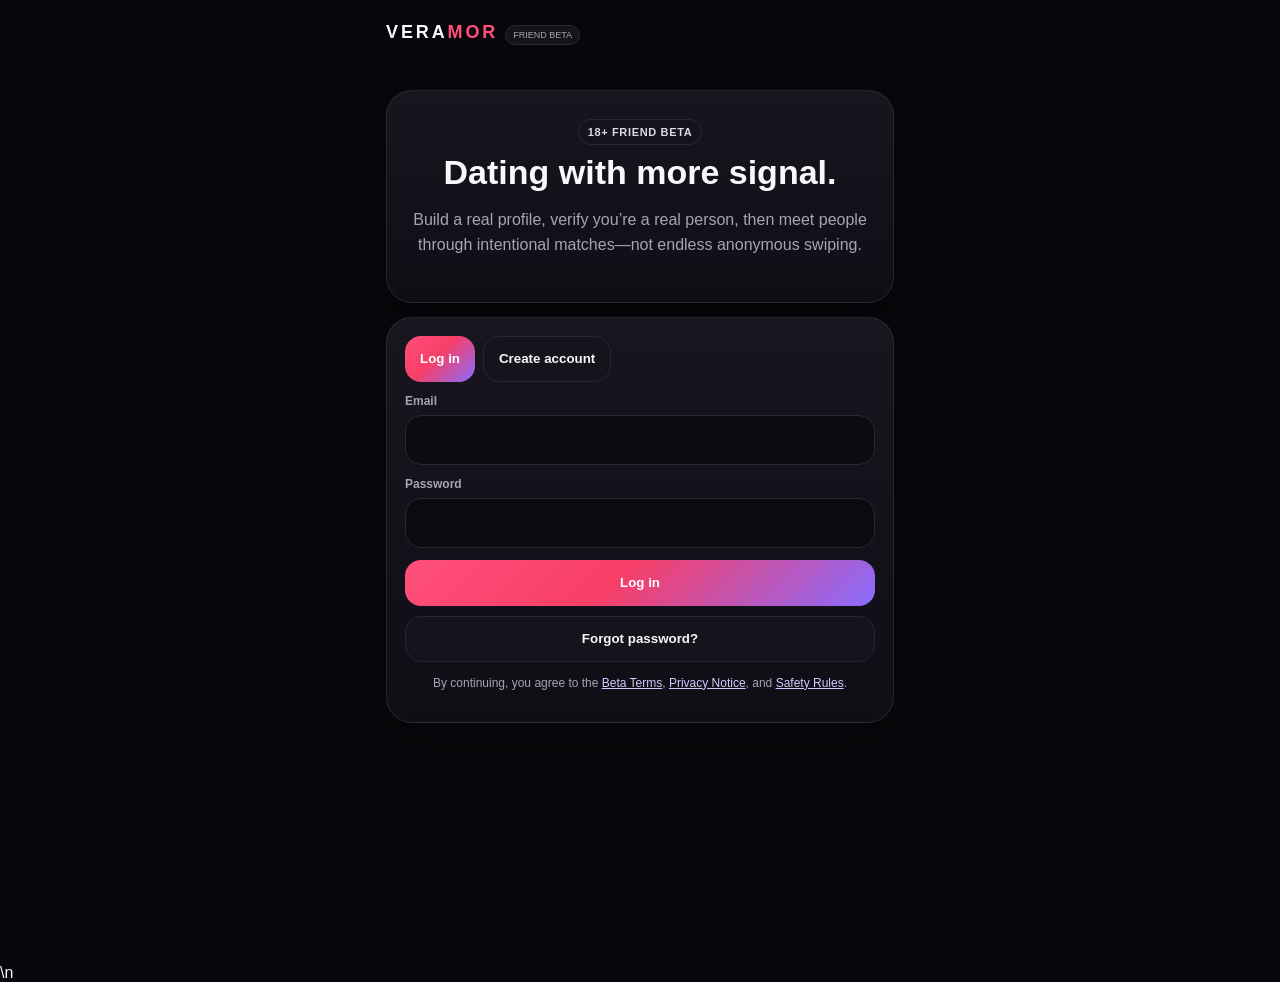
<file: index.html>
<!doctype html>
<html lang="en">
<head>
  <meta charset="utf-8">
  <meta name="viewport" content="width=device-width,initial-scale=1,viewport-fit=cover">
  <meta name="theme-color" content="#09080d">
  <meta name="application-name" content="VERAMOR">
  <meta name="apple-mobile-web-app-capable" content="yes">
  <meta name="apple-mobile-web-app-status-bar-style" content="black-translucent">
  <meta name="apple-mobile-web-app-title" content="VERAMOR">
  <meta name="robots" content="noindex,nofollow,noarchive">
  <link rel="manifest" href="manifest.webmanifest?v=20260925-publiclaunch11">
  <link rel="icon" href="veramor-icon.svg" type="image/svg+xml">
  <title>VERAMOR Friend Beta</title>
  <link rel="preconnect" href="https://rfcoworvfqcqallgpozn.supabase.co" crossorigin>
  <link rel="preconnect" href="https://esm.sh" crossorigin>
  <link rel="dns-prefetch" href="//res.cloudinary.com">
  <link rel="stylesheet" href="beta.css?v=20260924-nocrop1">
  <link rel="stylesheet" href="beta-growth.css?v=20260924-beta100">
  <link rel="stylesheet" href="beta-billing.css?v=20260925-launch10">
  <link rel="stylesheet" href="beta-native-app.css?v=20260924-release3">
  <link rel="stylesheet" href="beta-photo-manager.css?v=20260925-publiclaunch11">
  <link rel="stylesheet" href="university-mode.css">
  <link rel="stylesheet" href="beta-experience.css">
  <link rel="stylesheet" href="beta-prompts.css">
  <link rel="stylesheet" href="beta-live.css">
  <link rel="stylesheet" href="beta-date-mode.css">
  <link rel="stylesheet" href="beta-ui-polish.css">
  <link rel="stylesheet" href="full-profile-story.css?v=20260924-nocrop1">
  <link rel="stylesheet" href="beta-v2-polish.css?v=20260924-carousel7">
  <link rel="stylesheet" href="beta-gesture-actions.css?v=20260911-g1">
  <link rel="stylesheet" href="beta-interaction-sweep.css?v=20260924-sweep2">
</head>
<body>
<header class="topbar"><div class="inner"><div><span class="brand">VERA<i>MOR</i></span><span class="beta">FRIEND BETA</span></div><button id="topSignOut" class="btn hidden">Sign out</button></div></header>
<main class="shell">
  <section id="authScreen">
    <div class="panel hero">
      <span class="pill">18+ FRIEND BETA</span>
      <h1>Dating with more signal.</h1>
      <p>Build a real profile, verify you’re a real person, then meet people through intentional matches—not endless anonymous swiping.</p>
    </div>
    <div class="panel">
      <div class="actions" style="margin-bottom:12px"><button class="btn primary" id="showLogin">Log in</button><button class="btn" id="showSignup">Create account</button></div>
      <form id="authForm">
        <div class="field"><label>Email</label><input id="authEmail" type="email" autocomplete="email" required></div>
        <div class="field"><label>Password</label><input id="authPassword" type="password" minlength="8" autocomplete="current-password" required></div>
        <label id="ageRow" class="notice hidden"><input id="ageConfirm" type="checkbox"> I confirm I am at least 18 years old.</label>
        <button class="btn primary full" id="authSubmit">Log in</button>
      </form>
      <button class="btn full" id="forgotPassword" type="button" style="margin-top:10px">Forgot password?</button>
      <div id="recoveryPanel" class="hidden" style="margin-top:12px">
        <div class="notice">Choose a new password for your VERAMOR account.</div>
        <div class="field"><label>New password</label><input id="recoveryPassword" type="password" minlength="8" autocomplete="new-password"></div>
        <div class="field"><label>Confirm new password</label><input id="recoveryPasswordConfirm" type="password" minlength="8" autocomplete="new-password"></div>
        <button class="btn primary full" id="saveRecoveredPassword" type="button">Set new password</button>
      </div>
      <div id="authMsg"></div>
      <p class="legal">By continuing, you agree to the <a href="terms.html" target="_blank">Beta Terms</a>, <a href="privacy.html" target="_blank">Privacy Notice</a>, and <a href="safety.html" target="_blank">Safety Rules</a>.</p>
    </div>
  </section>

  <section id="onboardingScreen" class="hidden">
    <div class="section-title"><div><span class="pill warn">PROFILE SETUP</span><h2 style="margin-top:7px">Before you can swipe</h2></div><span id="setupPercent" class="muted"></span></div>
    <div class="progress"><span class="on"></span><span id="prog2"></span><span id="prog3"></span></div>
    <div class="panel">
      <h3>Your profile</h3>
      <div class="grid">
        <div class="field"><label>First name</label><input id="displayName" maxlength="50" required></div>
        <div class="field"><label>Date of birth (18–100)</label><input id="birthdate" type="date" required></div>
        <div class="field"><label>Gender</label><select id="gender"><option value="">Choose</option><option>Woman</option><option>Man</option><option>Nonbinary</option><option value="Self-described">Self-described</option></select></div>
        <div class="field"><label>City</label><input id="city" maxlength="80" placeholder="Chicago" required></div>
        <div class="field"><label>Occupation <span class="muted">(optional)</span></label><input id="occupation" maxlength="80"></div>
        <div class="field"><label>Looking for</label><select id="intent"><option value="">Choose</option><option>Long-term relationship</option><option>Relationship, open to short</option><option>Short-term, open to long</option><option>Figuring it out</option></select></div>
      </div>
      <div class="field"><label>Bio <span id="bioCount" class="muted">0/500</span></label><textarea id="bio" maxlength="500" placeholder="Give people something real to start a conversation with."></textarea></div>
      <div class="field"><label>Interests <span class="muted">(comma separated)</span></label><input id="interests" maxlength="200" placeholder="Photography, live music, cooking"></div>
      <div class="field"><label>I want to meet</label><select id="interestedIn"><option value="Everyone">Everyone</option><option value="Women">Women</option><option value="Men">Men</option></select></div>
      <h3>About your life</h3><p class="muted">Answer these before sending your profile for review. Your answers appear on your profile.</p>
      <div class="grid">
        <div class="field"><label>Height</label><select id="heightInches" required><option value="">Choose height</option></select></div>
        <div class="field"><label>Do you smoke cigarettes?</label><select id="smoking" required><option value="">Choose</option><option>Never</option><option>Sometimes</option><option>Often</option><option>Quitting</option><option>Prefer not to say</option></select></div>
        <div class="field"><label>Do you use weed?</label><select id="cannabisUse" required><option value="">Choose</option><option>Never</option><option>Sometimes</option><option>Often</option><option>Prefer not to say</option></select></div>
        <div class="field"><label>How often do you exercise?</label><select id="exercise"><option value="">Choose</option><option>Daily</option><option>Often</option><option>Sometimes</option><option>Rarely</option><option>Never</option><option>Prefer not to say</option></select></div>
        <div class="field"><label>Do you drink alcohol?</label><select id="drinking" required><option value="">Choose</option><option>Never</option><option>Socially</option><option>Often</option><option>Prefer not to say</option></select></div>
        <div class="field"><label>Do you have children?</label><select id="hasChildren" required><option value="">Choose</option><option>Yes</option><option>No</option><option>Prefer not to say</option></select></div>
        <div class="field"><label>Do you want children?</label><select id="wantsChildren" required><option value="">Choose</option><option>Yes</option><option>No</option><option>Open to it</option><option>Not sure</option><option>Prefer not to say</option></select></div>
      </div>
      <h3>More about you <span class="muted">(optional)</span></h3>
      <p class="muted">These details help people understand your lifestyle before matching.</p>
      <div class="grid">
        <div class="field"><label>Religion</label><input id="religion" maxlength="80" placeholder="Christian, Muslim, Spiritual…"></div>
        <div class="field"><label>Education</label><input id="education" maxlength="120" placeholder="School, degree, or education level"></div>
        <div class="field"><label>Pets</label><input id="pets" maxlength="80" placeholder="Dog, cat, none, love animals…"></div>
        <div class="field"><label>Languages <span class="muted">(comma separated)</span></label><input id="languages" maxlength="160" placeholder="English, Amharic, Spanish"></div>
      </div>
      <button id="saveProfile" class="btn primary full">Save profile details</button><div id="profileMsg"></div>
    </div>

    <div class="panel">
      <span class="pill">REQUIRED MEDIA</span>
      <h3>4 photos + one private face video</h3>
      <p class="muted">Your verification video is for identity/liveness review and is not shown on your dating profile. A separate public intro video is optional.</p>
      <div class="reqs"><div class="req"><b id="photoReq">0/4</b><small>Photos</small></div><div class="req"><b id="faceReq">Missing</b><small>Face video</small></div><div class="req"><b id="detailReq">Incomplete</b><small>Profile details</small></div></div>
      <div class="field"><label>Add profile photos (up to 6)</label><input id="photoInput" type="file" accept="image/jpeg,image/png,image/webp" multiple></div>
      <button id="uploadPhotos" class="btn full">Upload selected photos</button><div id="photoGrid" class="photo-grid"></div><div id="photoMsg"></div>
      <hr style="border:0;border-top:1px solid var(--line);margin:20px 0">
      <div class="field"><label>Face verification video</label><input id="faceVideoInput" type="file" accept="video/mp4,video/quicktime,video/webm,video/*" capture="user"></div>
      <div class="notice">Record a short, clear front-facing clip in good lighting. Keep your full face visible. This stays private to verification.</div>
      <button id="uploadFace" class="btn full">Upload face video</button><div id="facePreview" class="video-box"></div><div id="faceMsg"></div>
      <hr style="border:0;border-top:1px solid var(--line);margin:20px 0">
      <details><summary style="cursor:pointer;font-weight:800">Optional: add a public profile video</summary><div class="field"><label>Short intro video</label><input id="introVideoInput" type="file" accept="video/mp4,video/quicktime,video/webm,video/*"></div><button id="uploadIntro" class="btn full">Upload public intro</button><div id="introMsg"></div></details>
    </div>

    <div class="panel"><h3>Ready?</h3><div id="launchChecklist"></div><button id="submitVerification" class="btn primary full">Submit profile for verification</button><button id="returnToApp" class="btn full hidden">Back to my profile</button><div id="submitMsg"></div></div>
  </section>

  <section id="waitingScreen" class="hidden">
    <div class="panel hero"><span class="pill warn">VERIFICATION REVIEW</span><div style="font-size:56px;margin-top:14px">✓</div><h1>Profile submitted.</h1><p>Your profile stays hidden until it passes the beta verification check. You can keep editing it while you wait.</p><button id="refreshStatus" class="btn primary">Refresh status</button><button id="editProfile" class="btn">Edit profile</button><div id="waitMsg"></div></div>
  </section>

  <section id="appScreen" class="hidden">
    <section id="discoverView" class="appView">
      <div class="section-title"><div><span class="pill ok">VERIFIED</span><h2 style="margin-top:7px">Discover</h2></div><div class="actions"><button id="undoPass" class="btn" disabled>↶ Undo</button><button id="refreshDiscovery" class="btn">Refresh</button></div></div>
      <div class="actions" id="modeButtons"><button class="btn primary" data-mode="single">1-on-1</button><button class="btn" data-mode="duo">2 Man</button><button class="btn" data-mode="trio">Trio</button></div>
      <div id="deck"></div>
    </section>

    <section id="matchesView" class="appView hidden"><div class="section-title"><h2>Matches</h2><button id="refreshMatches" class="btn">Refresh</button></div><div id="matchesList"></div></section>

    <section id="profileView" class="appView hidden"><div class="section-title"><h2>My profile</h2><span id="myVerified" class="pill ok">VERIFIED</span></div><div id="myProfile"></div><button id="editLiveProfile" class="btn full">Edit profile</button></section>

    <section id="settingsView" class="appView hidden">
      <div class="section-title"><h2>Settings & safety</h2></div>
      <div class="panel"><label class="notice"><input id="discoveryToggle" type="checkbox" checked> Show me in discovery</label><p class="muted">Turning this off hides you from new discovery without deleting your matches.</p><button id="saveSettings" class="btn full">Save settings</button><div id="settingsMsg"></div></div>
      <div class="panel"><h3>Discovery locations</h3><p class="muted"><strong>International Browse</strong> is free for every tier and only changes who you can browse. <strong>Travel Mode</strong> changes the location your account browses from and requires an active paid plan.</p></div>
      <div class="panel"><h3>Safety</h3><p class="muted">Block and report are available from profiles and conversations. Blocking immediately removes the connection from both sides.</p><p><a href="safety.html" target="_blank" style="color:#d5c8ff">Read beta safety rules</a></p></div>
      <div class="panel danger-zone"><h3>Delete account</h3><p class="muted">Permanently removes your account and private VERAMOR media. This cannot be undone.</p><button id="deleteAccount" class="btn danger full">Delete my account</button><div id="deleteMsg"></div></div>
    </section>
  </section>
</main>

<nav id="bottomNav" class="nav hidden"><div class="inner"><button class="on" data-view="discoverView">Discover</button><button data-view="matchesView">Matches</button><button data-view="profileView">Profile</button><button data-view="settingsView">Settings</button></div></nav>

<div id="profileModal" class="modal hidden"><div class="sheet"><div class="sheet-head"><strong>Full profile</strong><button class="x" type="button" data-close="profileModal" aria-label="Close full profile">×</button></div><div id="profileModalBody"></div></div></div>
<div id="matchModal" class="modal hidden"><div class="sheet"><div class="sheet-head"><strong id="matchModalTitle">Match</strong><button class="x" type="button" data-close="matchModal" aria-label="Close match">×</button></div><div id="matchModalBody"></div></div></div>
<div id="safetyModal" class="modal hidden"><div class="sheet"><div class="sheet-head"><strong>Safety</strong><button class="x" type="button" data-close="safetyModal" aria-label="Close safety">×</button></div><div id="safetyModalBody"></div></div></div>

<script type="module" src="beta.js?v=20261002-authredirect2"></script>
<script type="module" src="beta-discovery-filters.js?v=20260924-loginfix1"></script>
<script type="module" src="beta-likes-you.js?v=20260924-authstorm2"></script>
<script type="module" src="beta-push.js?v=20260924-authstorm2"></script>
<script type="module" src="beta-billing.js?v=20260925-launch10"></script>
<script type="module" src="beta-native-app.js?v=20260924-livehost8"></script>
<script type="module" src="beta-photo-manager.js?v=20260925-publiclaunch11"></script>
<script type="module" src="beta-telemetry.js?v=20260924-authstorm2"></script>
<script type="module" src="beta-hardening.js?v=20260925-publiclaunch11"></script>
<script type="module" src="beta-location.js?v=20260924-authstorm2"></script>
<script type="module" src="beta-passport.js?v=20260924-authstorm2"></script>
<script type="module" src="university-mode.js?v=20260924-authstorm2"></script>
<script type="module" src="beta-notifications.js?v=20260924-loginfix1"></script>
<script type="module" src="beta-invites.js?v=20260924-authstorm2"></script>
<script type="module" src="beta-chemistry-context.js?v=20260924-authstorm2"></script>
<script type="module" src="beta-instagram.js?v=20260924-authstorm2"></script>
<script type="module" src="beta-prompts.js?v=20260924-authstorm2"></script>
<script type="module" src="beta-live.js?v=20261002-zero2"></script>\n<script type="module" src="beta-group-live.js?v=20261002-zero2"></script>
<script type="module" src="beta-date-mode.js?v=20260924-authstorm2"></script>
<script type="module" src="beta-photo-quality.js"></script>
<script type="module" src="beta-ui-polish.js?v=20260924-authstorm2"></script>
<script type="module" src="beta-streaming-privacy.js?v=20260910-privacy1"></script>
<script type="module" src="beta-v2-polish.js?v=20260924-profiledetails4"></script>
<script src="beta-gesture-actions.js?v=20260924-carousel7"></script>
<script type="module" src="beta-qa.js?v=20260924-authstorm2"></script>
<script src="modal-close-fix.js?v=20260911-close3"></script>
<script src="beta-interaction-sweep.js?v=20260924-release3"></script>
<!-- VERAMOR profile editor deploy retry 2026-09-24 -->
</body>
</html>
</file>
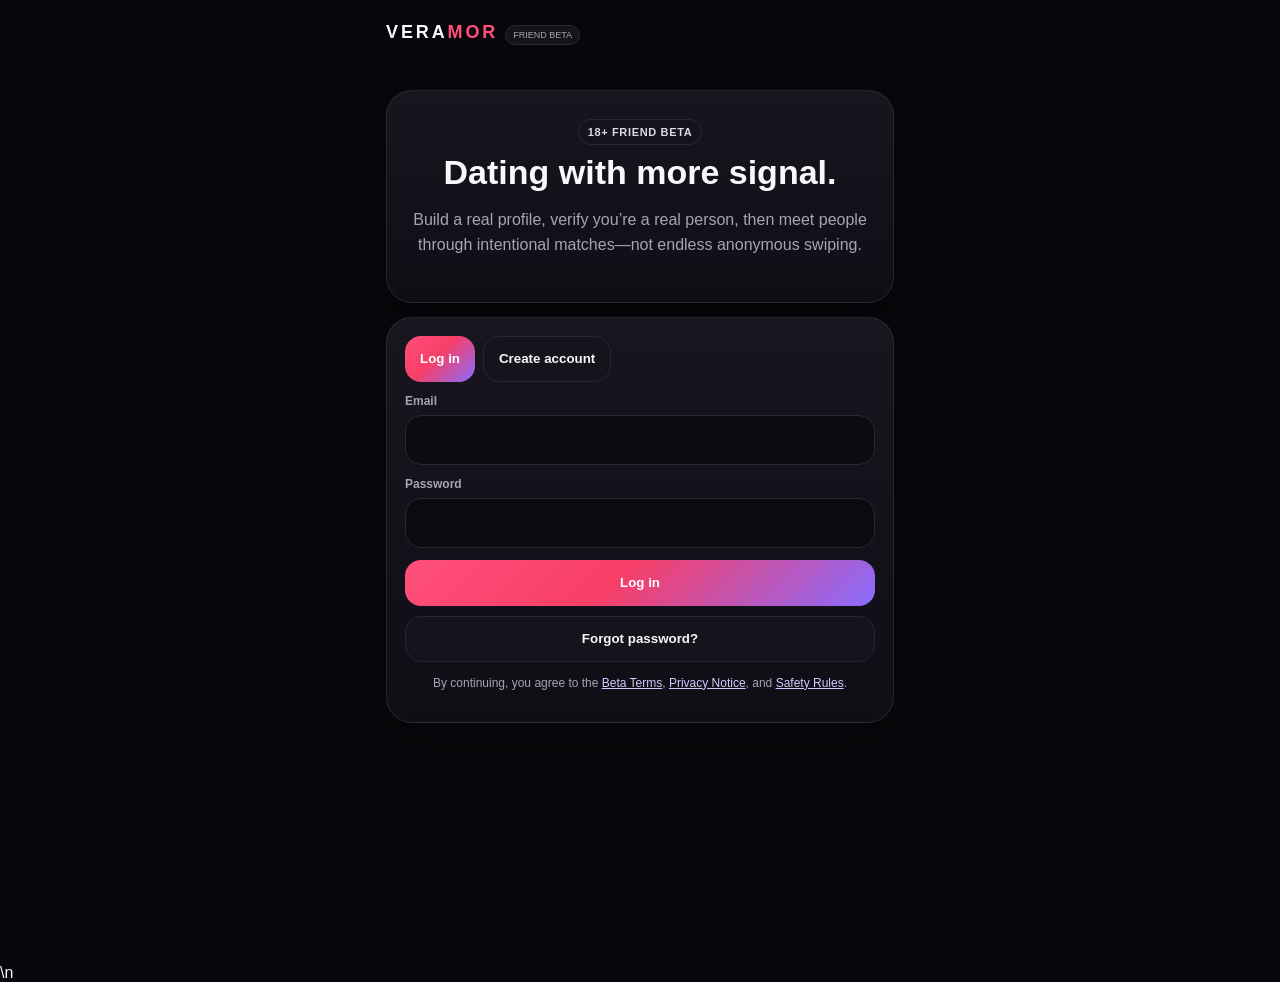
<file: beta.html>
<!doctype html>
<html lang="en">
<head>
  <meta charset="utf-8">
  <meta name="viewport" content="width=device-width,initial-scale=1,viewport-fit=cover">
  <meta name="theme-color" content="#09080d">
  <meta name="application-name" content="VERAMOR">
  <meta name="apple-mobile-web-app-capable" content="yes">
  <meta name="apple-mobile-web-app-status-bar-style" content="black-translucent">
  <meta name="apple-mobile-web-app-title" content="VERAMOR">
  <meta name="robots" content="noindex,nofollow,noarchive">
  <link rel="manifest" href="/manifest.webmanifest">
  <link rel="icon" href="/veramor-icon.svg" type="image/svg+xml">
  <title>VERAMOR Friend Beta</title>
  <link rel="stylesheet" href="beta.css?v=20260924-nocrop1">
  <link rel="stylesheet" href="beta-growth.css?v=20260924-beta100">
  <link rel="stylesheet" href="beta-billing.css?v=20260924-veramor-billing">
  <link rel="stylesheet" href="beta-native-app.css?v=20260924-native1">
  <link rel="stylesheet" href="beta-photo-manager.css?v=20260924-profilepreview2">
  <link rel="stylesheet" href="university-mode.css">
  <link rel="stylesheet" href="beta-experience.css">
  <link rel="stylesheet" href="beta-prompts.css">
  <link rel="stylesheet" href="beta-live.css">
  <link rel="stylesheet" href="beta-date-mode.css">
  <link rel="stylesheet" href="beta-ui-polish.css">
  <link rel="stylesheet" href="full-profile-story.css?v=20260924-nocrop1">
  <link rel="stylesheet" href="beta-v2-polish.css?v=20260924-nocrop1">
  <link rel="stylesheet" href="beta-gesture-actions.css?v=20260911-g1">
  <link rel="stylesheet" href="beta-interaction-sweep.css?v=20260924-sweep2">
</head>
<body>
<header class="topbar"><div class="inner"><div><span class="brand">VERA<i>MOR</i></span><span class="beta">FRIEND BETA</span></div><button id="topSignOut" class="btn hidden">Sign out</button></div></header>
<main class="shell">
  <section id="authScreen">
    <div class="panel hero">
      <span class="pill">18+ FRIEND BETA</span>
      <h1>Dating with more signal.</h1>
      <p>Build a real profile, verify you’re a real person, then meet people through intentional matches—not endless anonymous swiping.</p>
    </div>
    <div class="panel">
      <div class="actions" style="margin-bottom:12px"><button class="btn primary" id="showLogin">Log in</button><button class="btn" id="showSignup">Create account</button></div>
      <form id="authForm">
        <div class="field"><label>Email</label><input id="authEmail" type="email" autocomplete="email" required></div>
        <div class="field"><label>Password</label><input id="authPassword" type="password" minlength="8" autocomplete="current-password" required></div>
        <label id="ageRow" class="notice hidden"><input id="ageConfirm" type="checkbox"> I confirm I am at least 18 years old.</label>
        <button class="btn primary full" id="authSubmit">Log in</button>
      </form>
      <button class="btn full" id="forgotPassword" type="button" style="margin-top:10px">Forgot password?</button>
      <div id="recoveryPanel" class="hidden" style="margin-top:12px">
        <div class="notice">Choose a new password for your VERAMOR account.</div>
        <div class="field"><label>New password</label><input id="recoveryPassword" type="password" minlength="8" autocomplete="new-password"></div>
        <div class="field"><label>Confirm new password</label><input id="recoveryPasswordConfirm" type="password" minlength="8" autocomplete="new-password"></div>
        <button class="btn primary full" id="saveRecoveredPassword" type="button">Set new password</button>
      </div>
      <div id="authMsg"></div>
      <p class="legal">By continuing, you agree to the <a href="terms.html" target="_blank">Beta Terms</a>, <a href="privacy.html" target="_blank">Privacy Notice</a>, and <a href="safety.html" target="_blank">Safety Rules</a>.</p>
    </div>
  </section>

  <section id="onboardingScreen" class="hidden">
    <div class="section-title"><div><span class="pill warn">PROFILE SETUP</span><h2 style="margin-top:7px">Before you can swipe</h2></div><span id="setupPercent" class="muted"></span></div>
    <div class="progress"><span class="on"></span><span id="prog2"></span><span id="prog3"></span></div>
    <div class="panel">
      <h3>Your profile</h3>
      <div class="grid">
        <div class="field"><label>First name</label><input id="displayName" maxlength="50" required></div>
        <div class="field"><label>Date of birth (18–100)</label><input id="birthdate" type="date" required></div>
        <div class="field"><label>Gender</label><select id="gender"><option value="">Choose</option><option>Woman</option><option>Man</option><option>Nonbinary</option><option value="Self-described">Self-described</option></select></div>
        <div class="field"><label>City</label><input id="city" maxlength="80" placeholder="Chicago" required></div>
        <div class="field"><label>Occupation <span class="muted">(optional)</span></label><input id="occupation" maxlength="80"></div>
        <div class="field"><label>Looking for</label><select id="intent"><option value="">Choose</option><option>Long-term relationship</option><option>Relationship, open to short</option><option>Short-term, open to long</option><option>Figuring it out</option></select></div>
      </div>
      <div class="field"><label>Bio <span id="bioCount" class="muted">0/500</span></label><textarea id="bio" maxlength="500" placeholder="Give people something real to start a conversation with."></textarea></div>
      <div class="field"><label>Interests <span class="muted">(comma separated)</span></label><input id="interests" maxlength="200" placeholder="Photography, live music, cooking"></div>
      <div class="field"><label>I want to meet</label><select id="interestedIn"><option value="Everyone">Everyone</option><option value="Women">Women</option><option value="Men">Men</option></select></div>
      <h3>About your life</h3><p class="muted">Answer these before sending your profile for review. Your answers appear on your profile.</p>
      <div class="grid">
        <div class="field"><label>Height</label><select id="heightInches" required><option value="">Choose height</option></select></div>
        <div class="field"><label>Do you smoke cigarettes?</label><select id="smoking" required><option value="">Choose</option><option>Never</option><option>Sometimes</option><option>Often</option><option>Quitting</option><option>Prefer not to say</option></select></div>
        <div class="field"><label>Do you use weed?</label><select id="cannabisUse" required><option value="">Choose</option><option>Never</option><option>Sometimes</option><option>Often</option><option>Prefer not to say</option></select></div>
        <div class="field"><label>Do you drink alcohol?</label><select id="drinking" required><option value="">Choose</option><option>Never</option><option>Socially</option><option>Often</option><option>Prefer not to say</option></select></div>
        <div class="field"><label>Do you have children?</label><select id="hasChildren" required><option value="">Choose</option><option>Yes</option><option>No</option><option>Prefer not to say</option></select></div>
        <div class="field"><label>Do you want children?</label><select id="wantsChildren" required><option value="">Choose</option><option>Yes</option><option>No</option><option>Open to it</option><option>Not sure</option><option>Prefer not to say</option></select></div>
      </div>
      <button id="saveProfile" class="btn primary full">Save profile details</button><div id="profileMsg"></div>
    </div>

    <div class="panel">
      <span class="pill">REQUIRED MEDIA</span>
      <h3>4 photos + one private face video</h3>
      <p class="muted">Your verification video is for identity/liveness review and is not shown on your dating profile. A separate public intro video is optional.</p>
      <div class="reqs"><div class="req"><b id="photoReq">0/4</b><small>Photos</small></div><div class="req"><b id="faceReq">Missing</b><small>Face video</small></div><div class="req"><b id="detailReq">Incomplete</b><small>Profile details</small></div></div>
      <div class="field"><label>Add profile photos (up to 6)</label><input id="photoInput" type="file" accept="image/jpeg,image/png,image/webp" multiple></div>
      <button id="uploadPhotos" class="btn full">Upload selected photos</button><div id="photoGrid" class="photo-grid"></div><div id="photoMsg"></div>
      <hr style="border:0;border-top:1px solid var(--line);margin:20px 0">
      <div class="field"><label>Face verification video</label><input id="faceVideoInput" type="file" accept="video/mp4,video/quicktime,video/webm,video/*" capture="user"></div>
      <div class="notice">Record a short, clear front-facing clip in good lighting. Keep your full face visible. This stays private to verification.</div>
      <button id="uploadFace" class="btn full">Upload face video</button><div id="facePreview" class="video-box"></div><div id="faceMsg"></div>
      <hr style="border:0;border-top:1px solid var(--line);margin:20px 0">
      <details><summary style="cursor:pointer;font-weight:800">Optional: add a public profile video</summary><div class="field"><label>Short intro video</label><input id="introVideoInput" type="file" accept="video/mp4,video/quicktime,video/webm,video/*"></div><button id="uploadIntro" class="btn full">Upload public intro</button><div id="introMsg"></div></details>
    </div>

    <div class="panel"><h3>Ready?</h3><div id="launchChecklist"></div><button id="submitVerification" class="btn primary full">Submit profile for verification</button><button id="returnToApp" class="btn full hidden">Back to my profile</button><div id="submitMsg"></div></div>
  </section>

  <section id="waitingScreen" class="hidden">
    <div class="panel hero"><span class="pill warn">VERIFICATION REVIEW</span><div style="font-size:56px;margin-top:14px">✓</div><h1>Profile submitted.</h1><p>Your profile stays hidden until it passes the beta verification check. You can keep editing it while you wait.</p><button id="refreshStatus" class="btn primary">Refresh status</button><button id="editProfile" class="btn">Edit profile</button><div id="waitMsg"></div></div>
  </section>

  <section id="appScreen" class="hidden">
    <section id="discoverView" class="appView">
      <div class="section-title"><div><span class="pill ok">VERIFIED</span><h2 style="margin-top:7px">Discover</h2></div><div class="actions"><button id="undoPass" class="btn" disabled>↶ Undo</button><button id="refreshDiscovery" class="btn">Refresh</button></div></div>
      <div class="actions" id="modeButtons"><button class="btn primary" data-mode="single">1-on-1</button><button class="btn" data-mode="duo">2 Man</button><button class="btn" data-mode="trio">Trio</button></div>
      <div id="deck"></div>
    </section>

    <section id="matchesView" class="appView hidden"><div class="section-title"><h2>Matches</h2><button id="refreshMatches" class="btn">Refresh</button></div><div id="matchesList"></div></section>

    <section id="profileView" class="appView hidden"><div class="section-title"><h2>My profile</h2><span id="myVerified" class="pill ok">VERIFIED</span></div><div id="myProfile"></div><button id="editLiveProfile" class="btn full">Edit profile</button></section>

    <section id="settingsView" class="appView hidden">
      <div class="section-title"><h2>Settings & safety</h2></div>
      <div class="panel"><label class="notice"><input id="discoveryToggle" type="checkbox" checked> Show me in discovery</label><p class="muted">Turning this off hides you from new discovery without deleting your matches.</p><button id="saveSettings" class="btn full">Save settings</button><div id="settingsMsg"></div></div>
      <div class="panel"><h3>Discovery locations</h3><p class="muted"><strong>International Browse</strong> is free for every tier and only changes who you can browse. <strong>Travel Mode</strong> changes the location your account browses from and requires an active paid plan.</p></div>
      <div class="panel"><h3>Safety</h3><p class="muted">Block and report are available from profiles and conversations. Blocking immediately removes the connection from both sides.</p><p><a href="safety.html" target="_blank" style="color:#d5c8ff">Read beta safety rules</a></p></div>
      <div class="panel danger-zone"><h3>Delete account</h3><p class="muted">Permanently removes your account and private VERAMOR media. This cannot be undone.</p><button id="deleteAccount" class="btn danger full">Delete my account</button><div id="deleteMsg"></div></div>
    </section>
  </section>
</main>

<nav id="bottomNav" class="nav hidden"><div class="inner"><button class="on" data-view="discoverView">Discover</button><button data-view="matchesView">Matches</button><button data-view="profileView">Profile</button><button data-view="settingsView">Settings</button></div></nav>

<div id="profileModal" class="modal hidden"><div class="sheet"><div class="sheet-head"><strong>Full profile</strong><button class="x" type="button" data-close="profileModal" aria-label="Close full profile">×</button></div><div id="profileModalBody"></div></div></div>
<div id="matchModal" class="modal hidden"><div class="sheet"><div class="sheet-head"><strong id="matchModalTitle">Match</strong><button class="x" type="button" data-close="matchModal" aria-label="Close match">×</button></div><div id="matchModalBody"></div></div></div>
<div id="safetyModal" class="modal hidden"><div class="sheet"><div class="sheet-head"><strong>Safety</strong><button class="x" type="button" data-close="safetyModal" aria-label="Close safety">×</button></div><div id="safetyModalBody"></div></div></div>

<script type="module" src="beta.js?v=20261002-authredirect2"></script>
<script type="module" src="beta-discovery-filters.js?v=20260924-loginfix1"></script>
<script type="module" src="beta-likes-you.js?v=20260924-authstorm2"></script>
<script type="module" src="beta-push.js?v=20260924-authstorm2"></script>
<script type="module" src="beta-billing.js?v=20260924-loginfix1"></script>
<script type="module" src="beta-native-app.js?v=20260924-native1"></script>
<script type="module" src="beta-photo-manager.js?v=20260924-profilepreview2"></script>
<script type="module" src="beta-telemetry.js?v=20260924-authstorm2"></script>
<script type="module" src="beta-hardening.js?v=20260924-loginfix2"></script>
<script type="module" src="beta-location.js?v=20260924-authstorm2"></script>
<script type="module" src="beta-passport.js?v=20260924-authstorm2"></script>
<script type="module" src="university-mode.js?v=20260924-authstorm2"></script>
<script type="module" src="beta-notifications.js?v=20260924-loginfix1"></script>
<script type="module" src="beta-invites.js?v=20260924-authstorm2"></script>
<script type="module" src="beta-chemistry-context.js?v=20260924-authstorm2"></script>
<script type="module" src="beta-instagram.js?v=20260924-authstorm2"></script>
<script type="module" src="beta-prompts.js?v=20260924-authstorm2"></script>
<script type="module" src="beta-live.js?v=20261002-zero2"></script>\n<script type="module" src="beta-group-live.js?v=20261002-zero2"></script>
<script type="module" src="beta-date-mode.js?v=20260924-authstorm2"></script>
<script type="module" src="beta-photo-quality.js"></script>
<script type="module" src="beta-ui-polish.js?v=20260924-authstorm2"></script>
<script type="module" src="beta-streaming-privacy.js?v=20260910-privacy1"></script>
<script type="module" src="beta-v2-polish.js?v=20260924-authstorm2"></script>
<script src="beta-gesture-actions.js?v=20260911-g1"></script>
<script type="module" src="beta-qa.js?v=20260924-authstorm2"></script>
<script src="modal-close-fix.js?v=20260911-close3"></script>
<script src="beta-interaction-sweep.js?v=20260924-sweep2"></script>
</body>
</html>
</file>
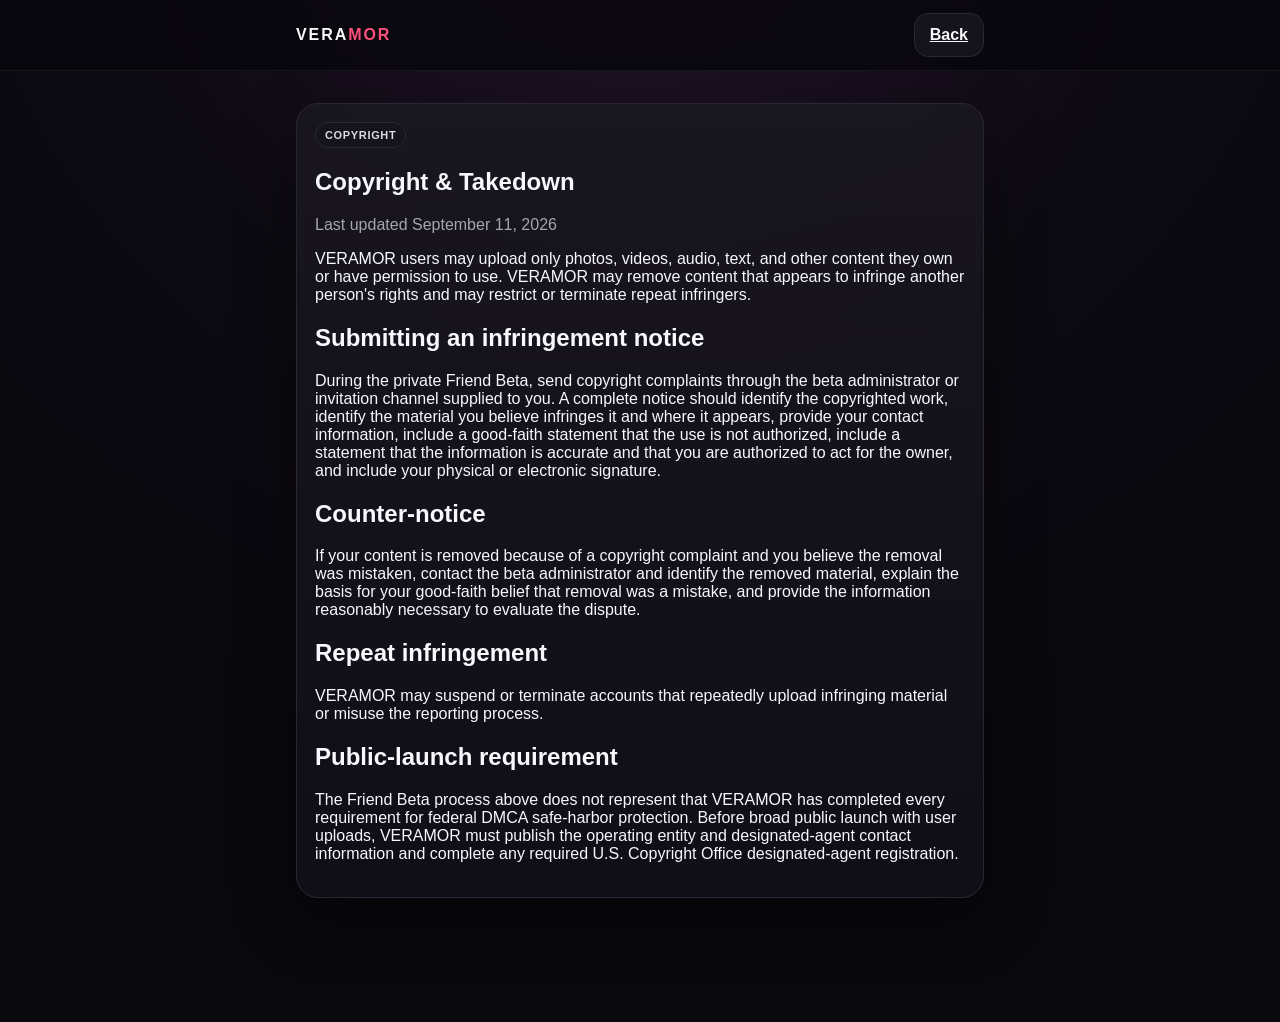
<file: copyright.html>
<!doctype html><html lang="en"><head><meta charset="utf-8"><meta name="viewport" content="width=device-width,initial-scale=1"><meta name="robots" content="noindex,nofollow"><title>VERAMOR Copyright & Takedown</title><link rel="stylesheet" href="beta.css"></head><body><header class="topbar"><div class="inner"><div class="brand">VERA<i>MOR</i></div><a class="btn" href="beta.html">Back</a></div></header><main class="shell"><article class="panel"><span class="pill">COPYRIGHT</span><h1>Copyright & Takedown</h1><p class="muted">Last updated September 11, 2026</p><p>VERAMOR users may upload only photos, videos, audio, text, and other content they own or have permission to use. VERAMOR may remove content that appears to infringe another person's rights and may restrict or terminate repeat infringers.</p><h2>Submitting an infringement notice</h2><p>During the private Friend Beta, send copyright complaints through the beta administrator or invitation channel supplied to you. A complete notice should identify the copyrighted work, identify the material you believe infringes it and where it appears, provide your contact information, include a good-faith statement that the use is not authorized, include a statement that the information is accurate and that you are authorized to act for the owner, and include your physical or electronic signature.</p><h2>Counter-notice</h2><p>If your content is removed because of a copyright complaint and you believe the removal was mistaken, contact the beta administrator and identify the removed material, explain the basis for your good-faith belief that removal was a mistake, and provide the information reasonably necessary to evaluate the dispute.</p><h2>Repeat infringement</h2><p>VERAMOR may suspend or terminate accounts that repeatedly upload infringing material or misuse the reporting process.</p><h2>Public-launch requirement</h2><p>The Friend Beta process above does not represent that VERAMOR has completed every requirement for federal DMCA safe-harbor protection. Before broad public launch with user uploads, VERAMOR must publish the operating entity and designated-agent contact information and complete any required U.S. Copyright Office designated-agent registration.</p></article></main></body></html>
</file>
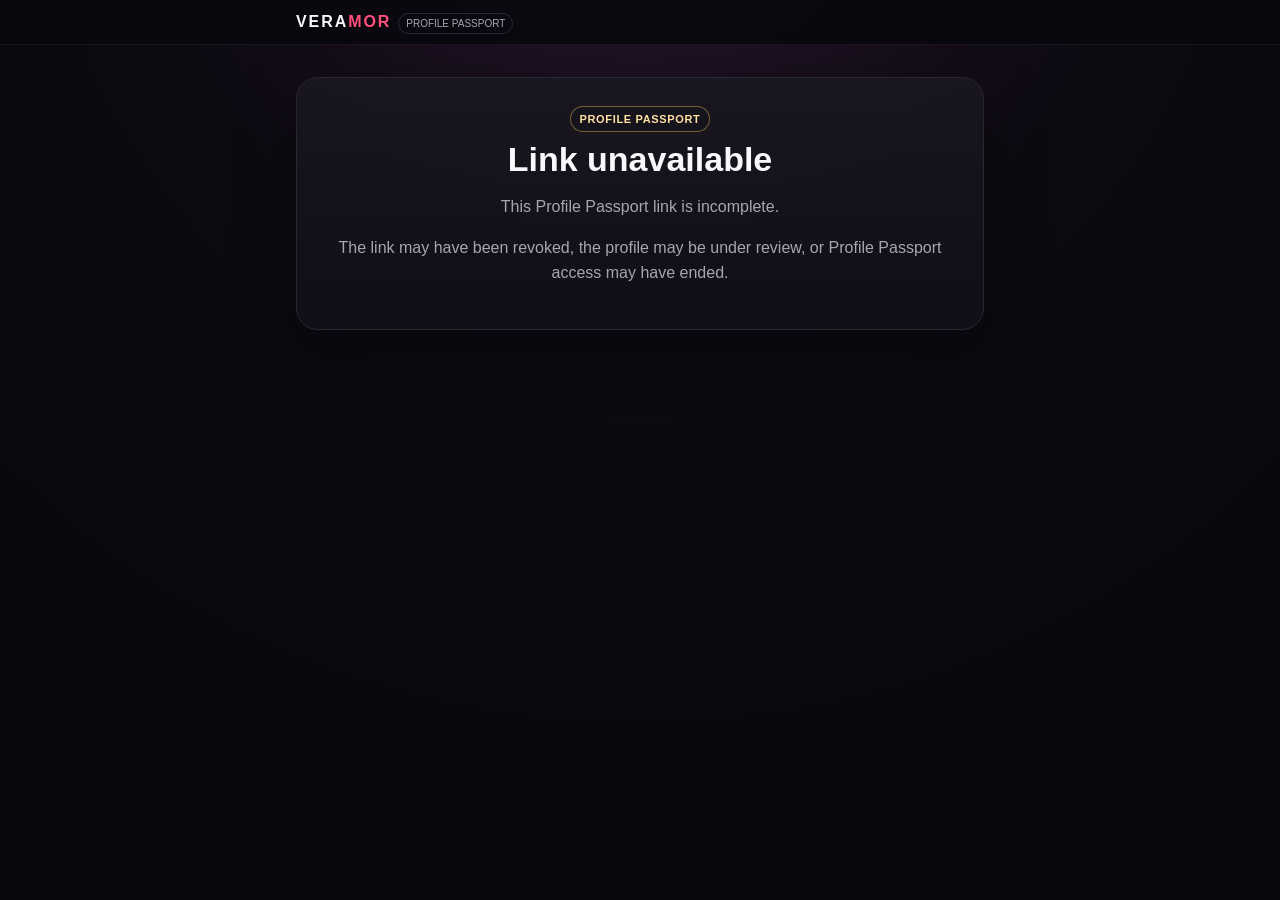
<file: passport.html>
<!doctype html>
<html lang="en"><head><meta charset="utf-8"><meta name="viewport" content="width=device-width,initial-scale=1,viewport-fit=cover"><meta name="theme-color" content="#09080d"><meta name="robots" content="noindex,nofollow,noarchive"><title>VERAMOR Profile Passport</title><link rel="stylesheet" href="beta.css"><link rel="stylesheet" href="beta-prompts.css"></head><body><header class="topbar"><div class="inner"><div><span class="brand">VERA<i>MOR</i></span><span class="beta">PROFILE PASSPORT</span></div></div></header><main class="shell"><section><div id="passportView" class="panel hero"><span class="pill">VERIFIED PROFILE</span><h1>Opening profile…</h1><p class="muted">This secure share link only works while the profile is approved and the owner has Profile Passport access.</p></div></section></main><script type="module" src="passport.js"></script></body></html>
</file>
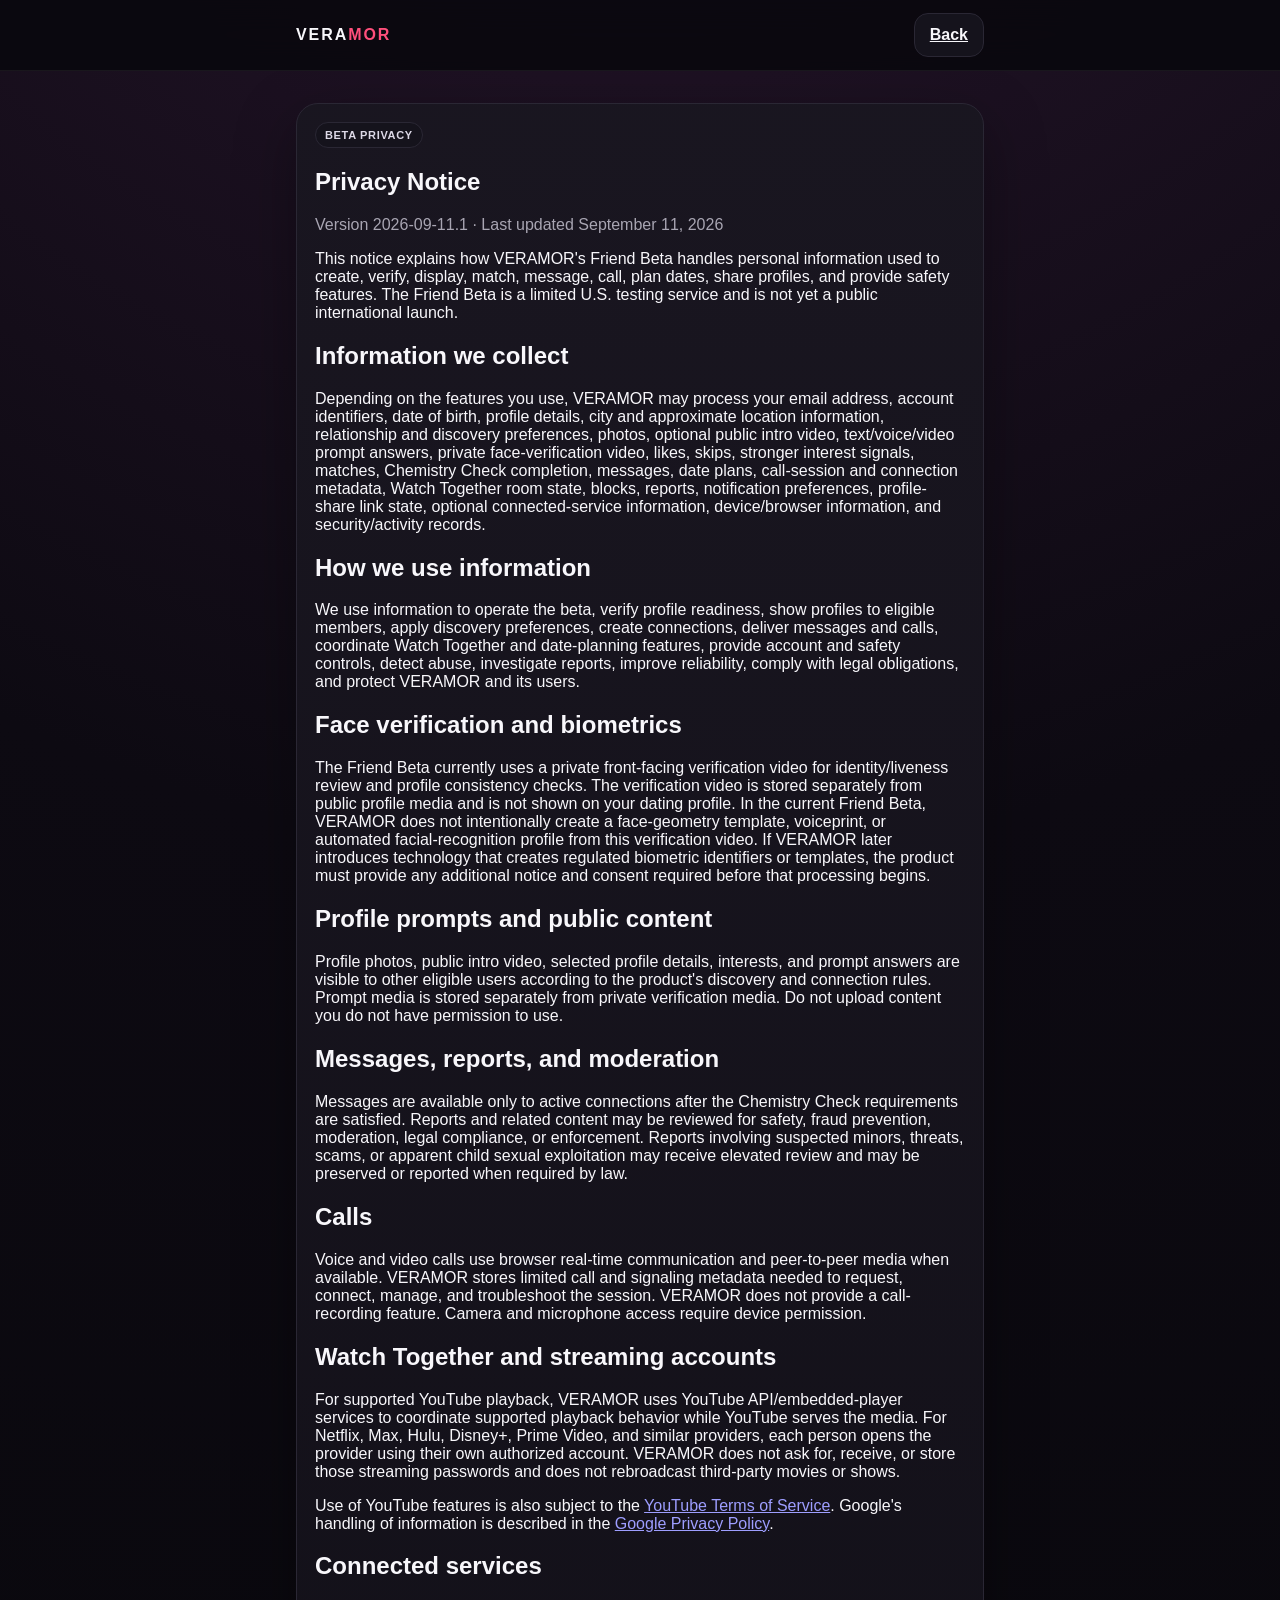
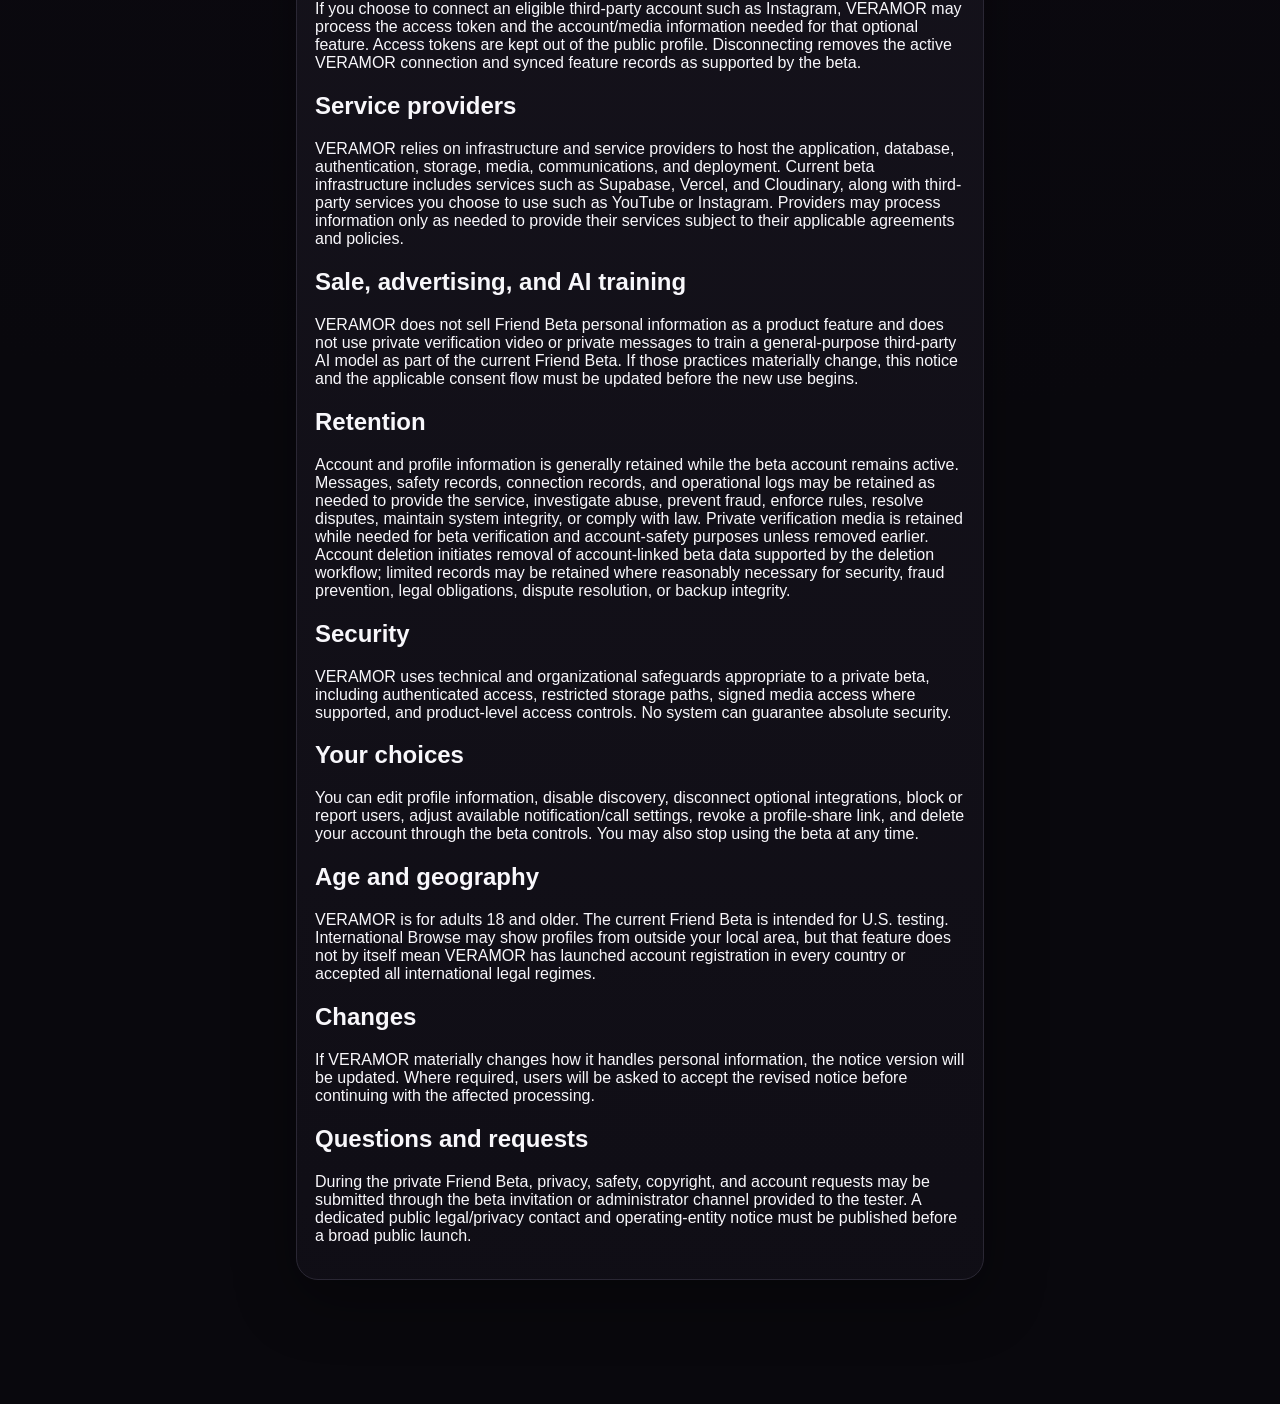
<file: privacy.html>
<!doctype html><html lang="en"><head><meta charset="utf-8"><meta name="viewport" content="width=device-width,initial-scale=1"><meta name="robots" content="noindex,nofollow"><title>VERAMOR Beta Privacy Notice</title><link rel="stylesheet" href="beta.css"><link rel="stylesheet" href="beta-legal-compliance.css"></head><body><header class="topbar"><div class="inner"><div class="brand">VERA<i>MOR</i></div><a class="btn" href="beta.html">Back</a></div></header><main class="shell"><article class="panel"><span class="pill">BETA PRIVACY</span><h1>Privacy Notice</h1><p class="muted">Version 2026-09-11.1 · Last updated September 11, 2026</p><p>This notice explains how VERAMOR's Friend Beta handles personal information used to create, verify, display, match, message, call, plan dates, share profiles, and provide safety features. The Friend Beta is a limited U.S. testing service and is not yet a public international launch.</p><h2>Information we collect</h2><p>Depending on the features you use, VERAMOR may process your email address, account identifiers, date of birth, profile details, city and approximate location information, relationship and discovery preferences, photos, optional public intro video, text/voice/video prompt answers, private face-verification video, likes, skips, stronger interest signals, matches, Chemistry Check completion, messages, date plans, call-session and connection metadata, Watch Together room state, blocks, reports, notification preferences, profile-share link state, optional connected-service information, device/browser information, and security/activity records.</p><h2>How we use information</h2><p>We use information to operate the beta, verify profile readiness, show profiles to eligible members, apply discovery preferences, create connections, deliver messages and calls, coordinate Watch Together and date-planning features, provide account and safety controls, detect abuse, investigate reports, improve reliability, comply with legal obligations, and protect VERAMOR and its users.</p><h2>Face verification and biometrics</h2><p>The Friend Beta currently uses a private front-facing verification video for identity/liveness review and profile consistency checks. The verification video is stored separately from public profile media and is not shown on your dating profile. In the current Friend Beta, VERAMOR does not intentionally create a face-geometry template, voiceprint, or automated facial-recognition profile from this verification video. If VERAMOR later introduces technology that creates regulated biometric identifiers or templates, the product must provide any additional notice and consent required before that processing begins.</p><h2>Profile prompts and public content</h2><p>Profile photos, public intro video, selected profile details, interests, and prompt answers are visible to other eligible users according to the product's discovery and connection rules. Prompt media is stored separately from private verification media. Do not upload content you do not have permission to use.</p><h2>Messages, reports, and moderation</h2><p>Messages are available only to active connections after the Chemistry Check requirements are satisfied. Reports and related content may be reviewed for safety, fraud prevention, moderation, legal compliance, or enforcement. Reports involving suspected minors, threats, scams, or apparent child sexual exploitation may receive elevated review and may be preserved or reported when required by law.</p><h2>Calls</h2><p>Voice and video calls use browser real-time communication and peer-to-peer media when available. VERAMOR stores limited call and signaling metadata needed to request, connect, manage, and troubleshoot the session. VERAMOR does not provide a call-recording feature. Camera and microphone access require device permission.</p><h2>Watch Together and streaming accounts</h2><p>For supported YouTube playback, VERAMOR uses YouTube API/embedded-player services to coordinate supported playback behavior while YouTube serves the media. For Netflix, Max, Hulu, Disney+, Prime Video, and similar providers, each person opens the provider using their own authorized account. VERAMOR does not ask for, receive, or store those streaming passwords and does not rebroadcast third-party movies or shows.</p><p>Use of YouTube features is also subject to the <a href="https://www.youtube.com/t/terms" target="_blank" rel="noopener">YouTube Terms of Service</a>. Google's handling of information is described in the <a href="https://policies.google.com/privacy" target="_blank" rel="noopener">Google Privacy Policy</a>.</p><h2>Connected services</h2><p>If you choose to connect an eligible third-party account such as Instagram, VERAMOR may process the access token and the account/media information needed for that optional feature. Access tokens are kept out of the public profile. Disconnecting removes the active VERAMOR connection and synced feature records as supported by the beta.</p><h2>Service providers</h2><p>VERAMOR relies on infrastructure and service providers to host the application, database, authentication, storage, media, communications, and deployment. Current beta infrastructure includes services such as Supabase, Vercel, and Cloudinary, along with third-party services you choose to use such as YouTube or Instagram. Providers may process information only as needed to provide their services subject to their applicable agreements and policies.</p><h2>Sale, advertising, and AI training</h2><p>VERAMOR does not sell Friend Beta personal information as a product feature and does not use private verification video or private messages to train a general-purpose third-party AI model as part of the current Friend Beta. If those practices materially change, this notice and the applicable consent flow must be updated before the new use begins.</p><h2>Retention</h2><p>Account and profile information is generally retained while the beta account remains active. Messages, safety records, connection records, and operational logs may be retained as needed to provide the service, investigate abuse, prevent fraud, enforce rules, resolve disputes, maintain system integrity, or comply with law. Private verification media is retained while needed for beta verification and account-safety purposes unless removed earlier. Account deletion initiates removal of account-linked beta data supported by the deletion workflow; limited records may be retained where reasonably necessary for security, fraud prevention, legal obligations, dispute resolution, or backup integrity.</p><h2>Security</h2><p>VERAMOR uses technical and organizational safeguards appropriate to a private beta, including authenticated access, restricted storage paths, signed media access where supported, and product-level access controls. No system can guarantee absolute security.</p><h2>Your choices</h2><p>You can edit profile information, disable discovery, disconnect optional integrations, block or report users, adjust available notification/call settings, revoke a profile-share link, and delete your account through the beta controls. You may also stop using the beta at any time.</p><h2>Age and geography</h2><p>VERAMOR is for adults 18 and older. The current Friend Beta is intended for U.S. testing. International Browse may show profiles from outside your local area, but that feature does not by itself mean VERAMOR has launched account registration in every country or accepted all international legal regimes.</p><h2>Changes</h2><p>If VERAMOR materially changes how it handles personal information, the notice version will be updated. Where required, users will be asked to accept the revised notice before continuing with the affected processing.</p><h2>Questions and requests</h2><p>During the private Friend Beta, privacy, safety, copyright, and account requests may be submitted through the beta invitation or administrator channel provided to the tester. A dedicated public legal/privacy contact and operating-entity notice must be published before a broad public launch.</p></article></main></body></html>
</file>
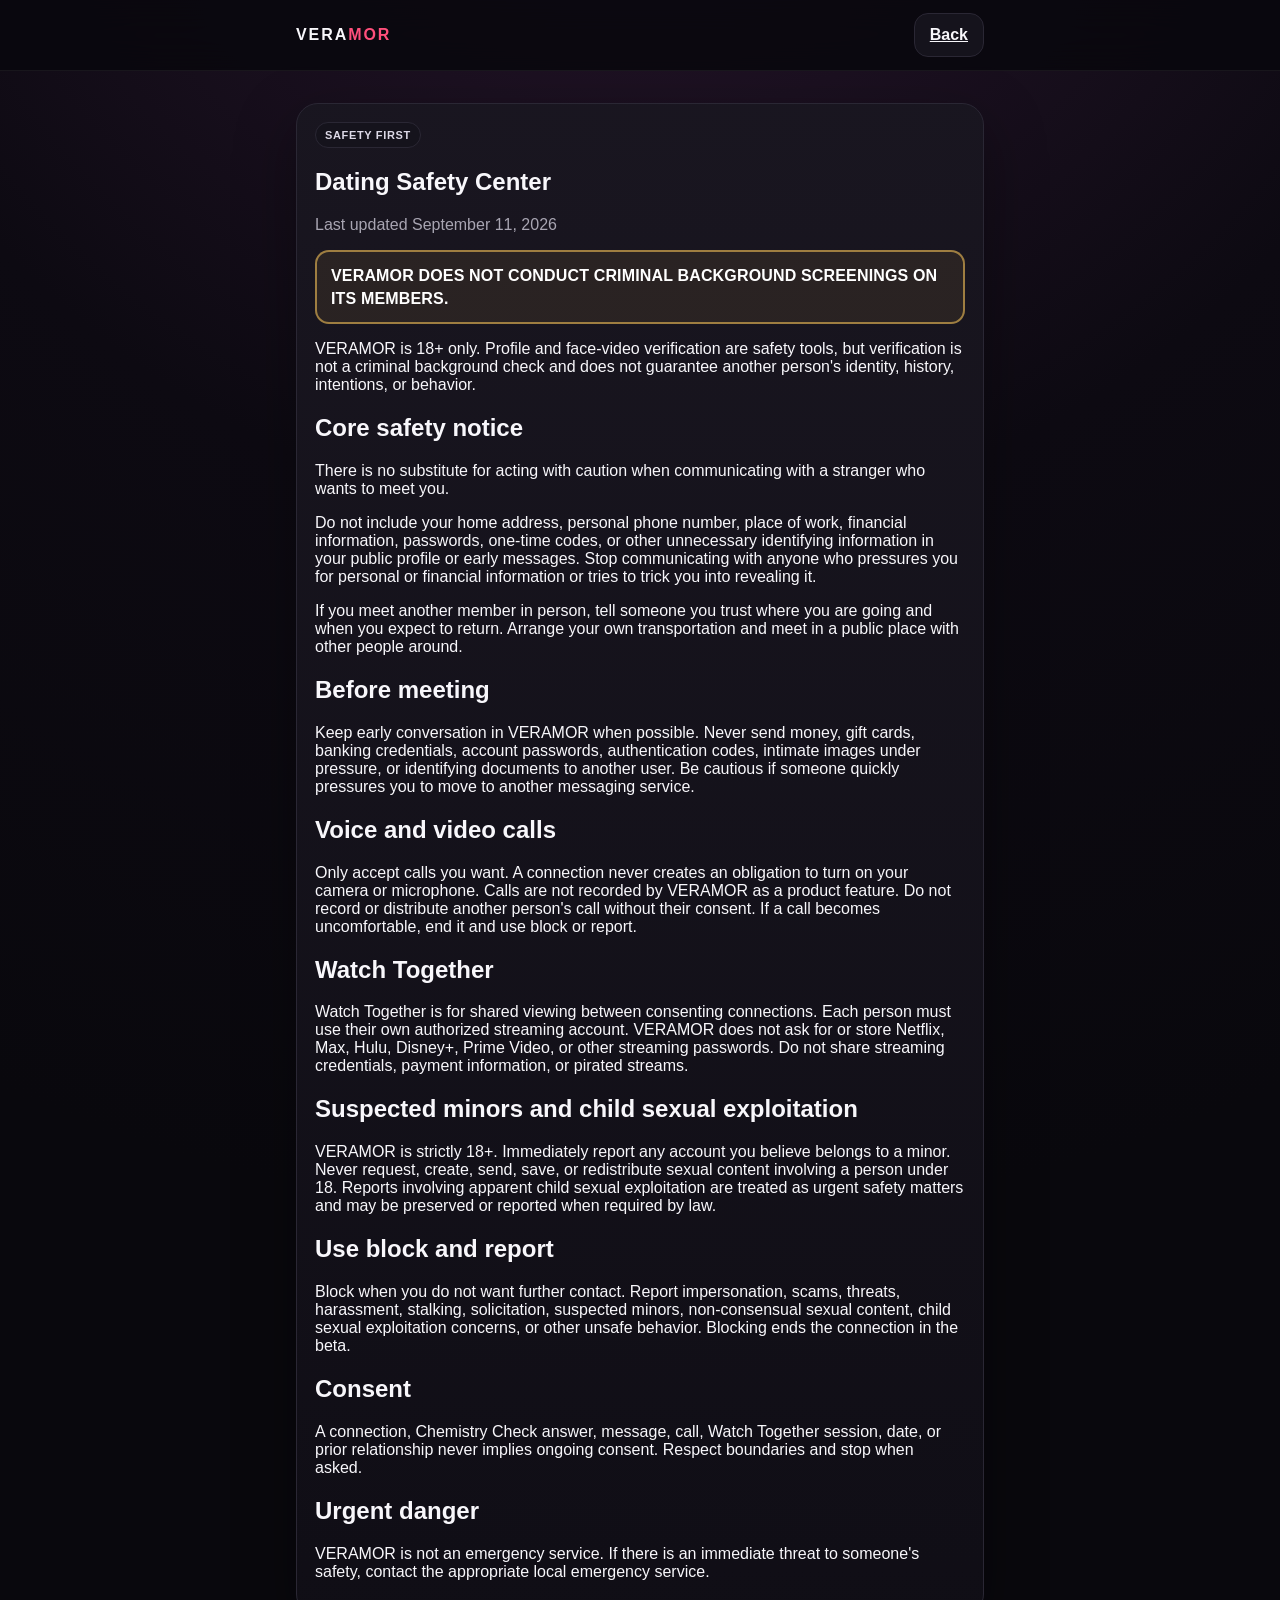
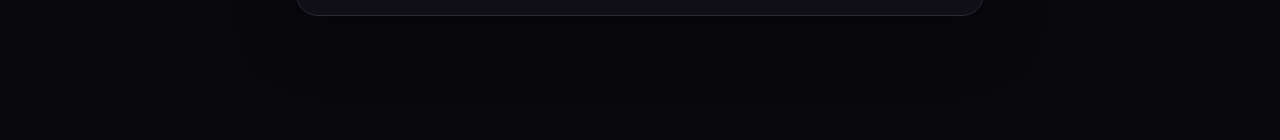
<file: safety.html>
<!doctype html><html lang="en"><head><meta charset="utf-8"><meta name="viewport" content="width=device-width,initial-scale=1"><meta name="robots" content="noindex,nofollow"><title>VERAMOR Dating Safety</title><link rel="stylesheet" href="beta.css"><link rel="stylesheet" href="beta-legal-compliance.css"></head><body><header class="topbar"><div class="inner"><div class="brand">VERA<i>MOR</i></div><a class="btn" href="beta.html">Back</a></div></header><main class="shell"><article class="panel"><span class="pill">SAFETY FIRST</span><h1>Dating Safety Center</h1><p class="muted">Last updated September 11, 2026</p><div class="vera-background-disclosure">VERAMOR DOES NOT CONDUCT CRIMINAL BACKGROUND SCREENINGS ON ITS MEMBERS.</div><p>VERAMOR is 18+ only. Profile and face-video verification are safety tools, but verification is not a criminal background check and does not guarantee another person's identity, history, intentions, or behavior.</p><h2>Core safety notice</h2><p>There is no substitute for acting with caution when communicating with a stranger who wants to meet you.</p><p>Do not include your home address, personal phone number, place of work, financial information, passwords, one-time codes, or other unnecessary identifying information in your public profile or early messages. Stop communicating with anyone who pressures you for personal or financial information or tries to trick you into revealing it.</p><p>If you meet another member in person, tell someone you trust where you are going and when you expect to return. Arrange your own transportation and meet in a public place with other people around.</p><h2>Before meeting</h2><p>Keep early conversation in VERAMOR when possible. Never send money, gift cards, banking credentials, account passwords, authentication codes, intimate images under pressure, or identifying documents to another user. Be cautious if someone quickly pressures you to move to another messaging service.</p><h2>Voice and video calls</h2><p>Only accept calls you want. A connection never creates an obligation to turn on your camera or microphone. Calls are not recorded by VERAMOR as a product feature. Do not record or distribute another person's call without their consent. If a call becomes uncomfortable, end it and use block or report.</p><h2>Watch Together</h2><p>Watch Together is for shared viewing between consenting connections. Each person must use their own authorized streaming account. VERAMOR does not ask for or store Netflix, Max, Hulu, Disney+, Prime Video, or other streaming passwords. Do not share streaming credentials, payment information, or pirated streams.</p><h2>Suspected minors and child sexual exploitation</h2><p>VERAMOR is strictly 18+. Immediately report any account you believe belongs to a minor. Never request, create, send, save, or redistribute sexual content involving a person under 18. Reports involving apparent child sexual exploitation are treated as urgent safety matters and may be preserved or reported when required by law.</p><h2>Use block and report</h2><p>Block when you do not want further contact. Report impersonation, scams, threats, harassment, stalking, solicitation, suspected minors, non-consensual sexual content, child sexual exploitation concerns, or other unsafe behavior. Blocking ends the connection in the beta.</p><h2>Consent</h2><p>A connection, Chemistry Check answer, message, call, Watch Together session, date, or prior relationship never implies ongoing consent. Respect boundaries and stop when asked.</p><h2>Urgent danger</h2><p>VERAMOR is not an emergency service. If there is an immediate threat to someone's safety, contact the appropriate local emergency service.</p></article></main></body></html>
</file>
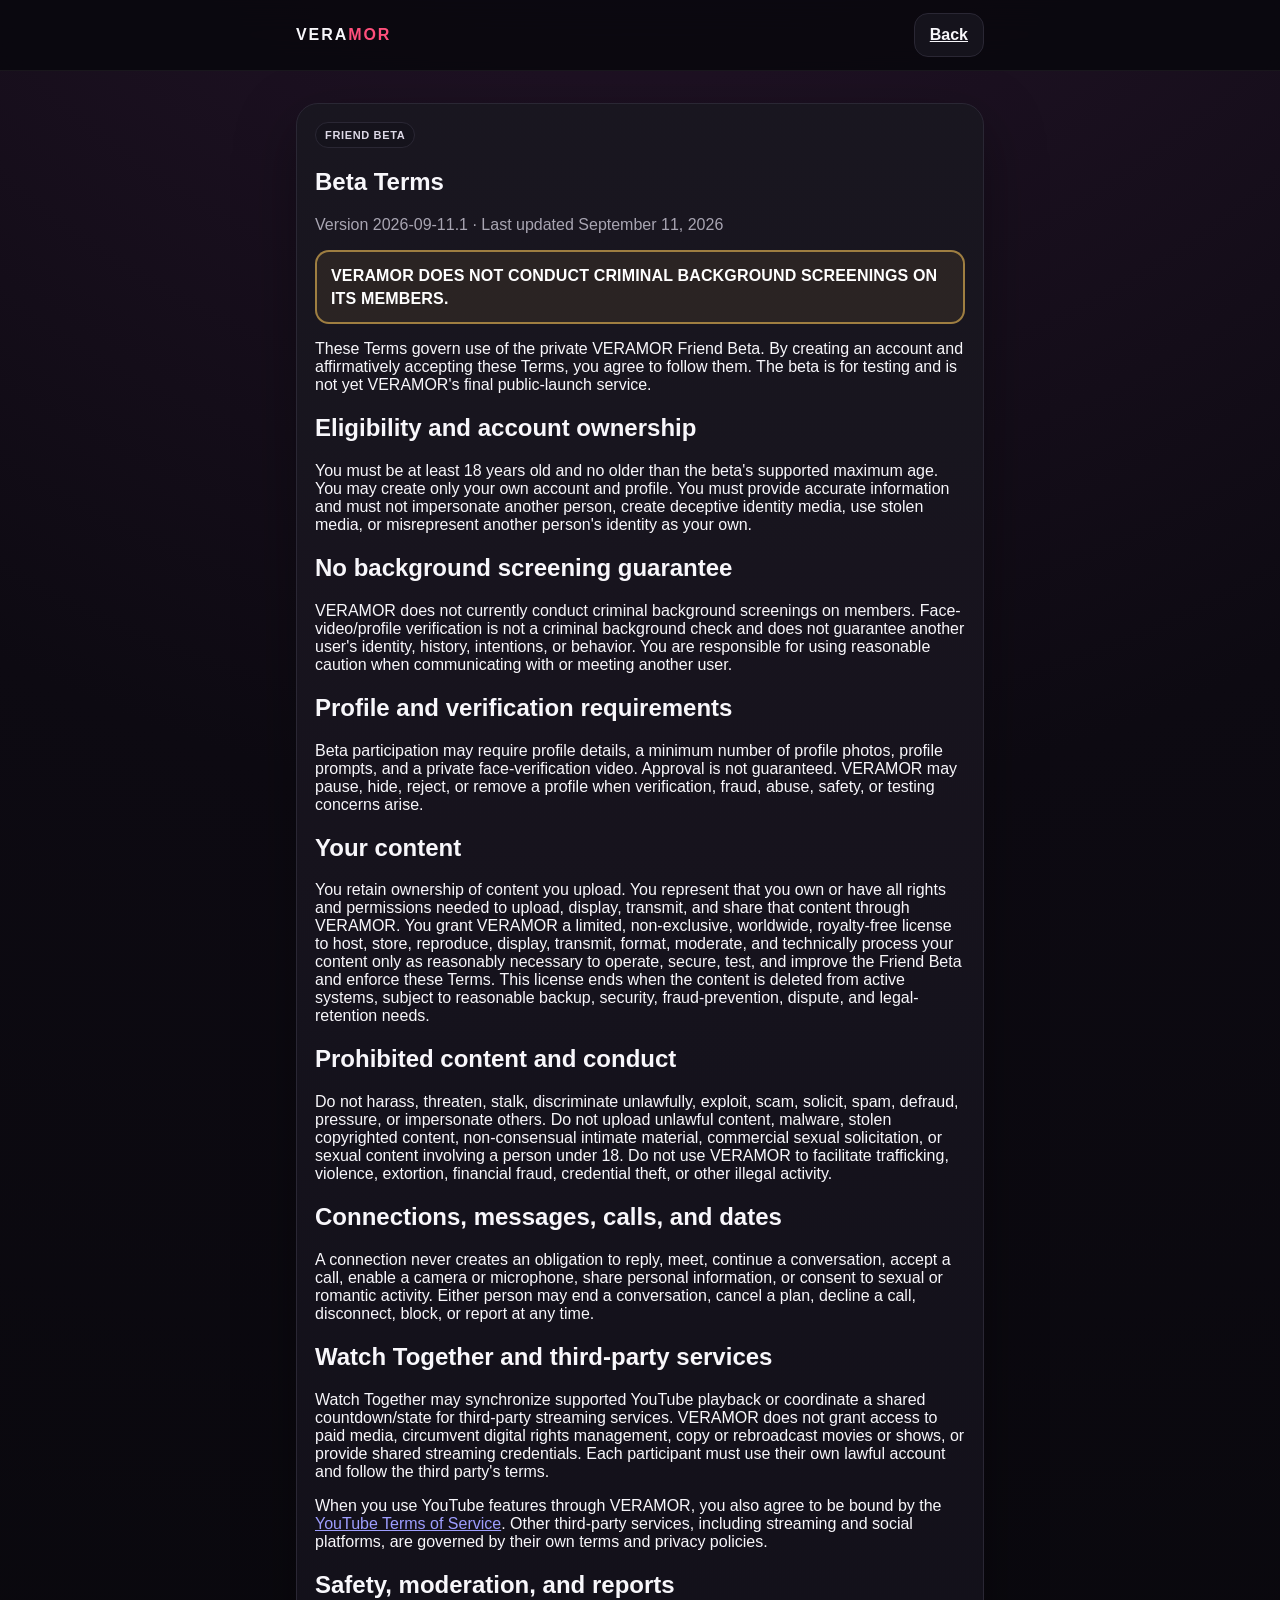
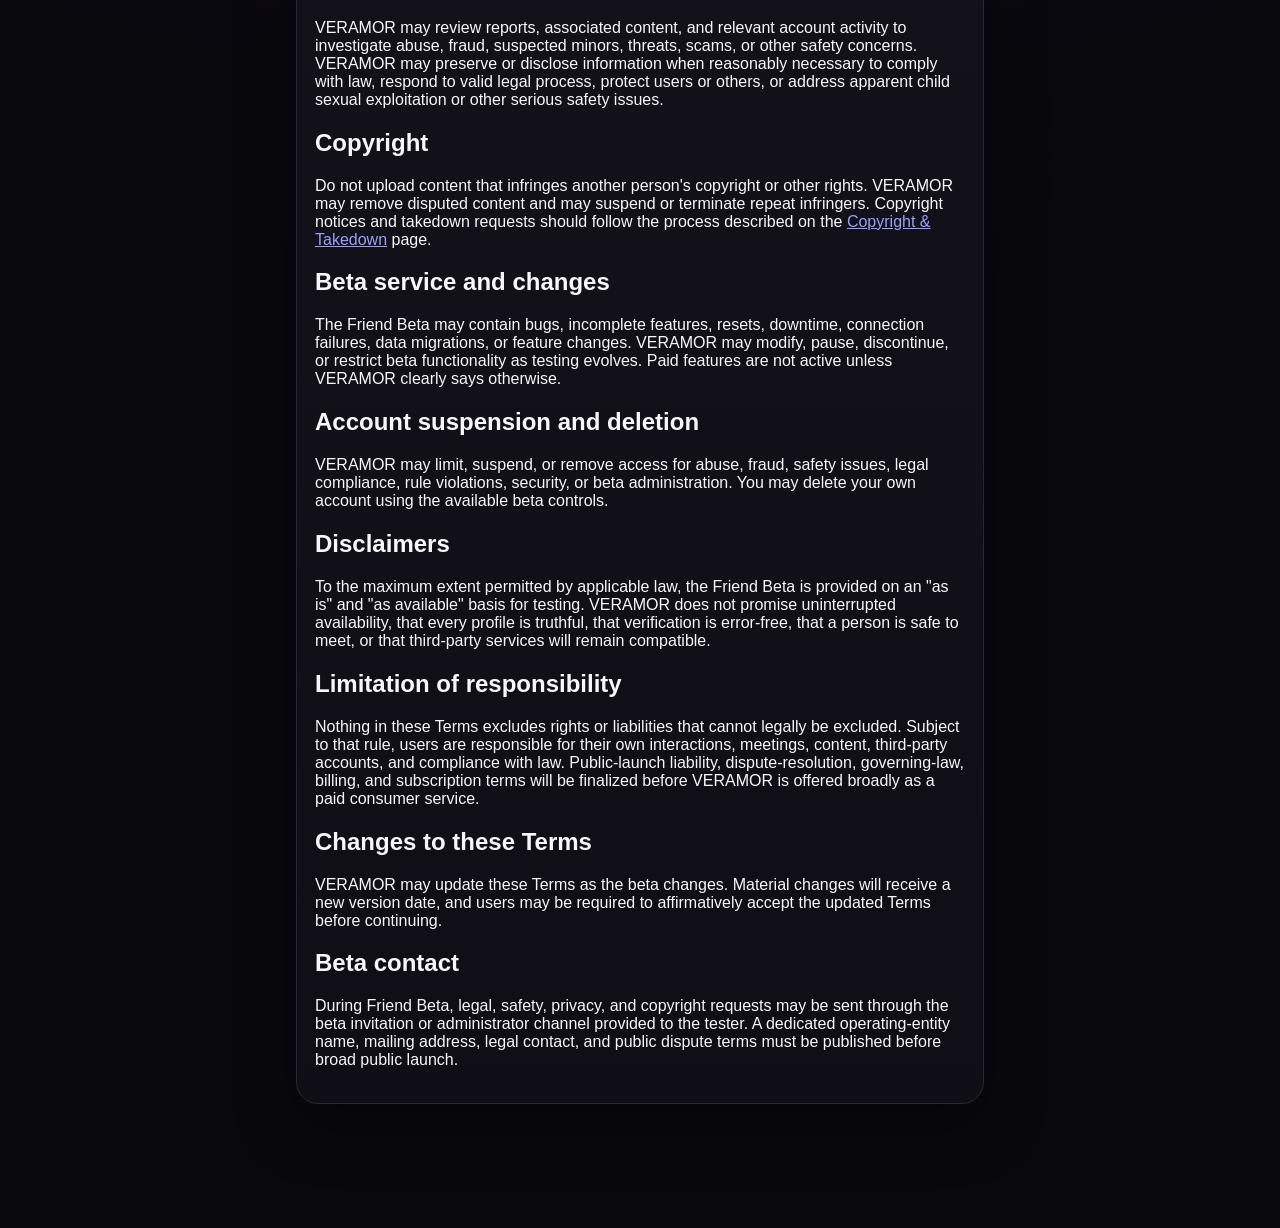
<file: terms.html>
<!doctype html><html lang="en"><head><meta charset="utf-8"><meta name="viewport" content="width=device-width,initial-scale=1"><meta name="robots" content="noindex,nofollow"><title>VERAMOR Friend Beta Terms</title><link rel="stylesheet" href="beta.css"><link rel="stylesheet" href="beta-legal-compliance.css"></head><body><header class="topbar"><div class="inner"><div class="brand">VERA<i>MOR</i></div><a class="btn" href="beta.html">Back</a></div></header><main class="shell"><article class="panel"><span class="pill">FRIEND BETA</span><h1>Beta Terms</h1><p class="muted">Version 2026-09-11.1 · Last updated September 11, 2026</p><div class="vera-background-disclosure">VERAMOR DOES NOT CONDUCT CRIMINAL BACKGROUND SCREENINGS ON ITS MEMBERS.</div><p>These Terms govern use of the private VERAMOR Friend Beta. By creating an account and affirmatively accepting these Terms, you agree to follow them. The beta is for testing and is not yet VERAMOR's final public-launch service.</p><h2>Eligibility and account ownership</h2><p>You must be at least 18 years old and no older than the beta's supported maximum age. You may create only your own account and profile. You must provide accurate information and must not impersonate another person, create deceptive identity media, use stolen media, or misrepresent another person's identity as your own.</p><h2>No background screening guarantee</h2><p>VERAMOR does not currently conduct criminal background screenings on members. Face-video/profile verification is not a criminal background check and does not guarantee another user's identity, history, intentions, or behavior. You are responsible for using reasonable caution when communicating with or meeting another user.</p><h2>Profile and verification requirements</h2><p>Beta participation may require profile details, a minimum number of profile photos, profile prompts, and a private face-verification video. Approval is not guaranteed. VERAMOR may pause, hide, reject, or remove a profile when verification, fraud, abuse, safety, or testing concerns arise.</p><h2>Your content</h2><p>You retain ownership of content you upload. You represent that you own or have all rights and permissions needed to upload, display, transmit, and share that content through VERAMOR. You grant VERAMOR a limited, non-exclusive, worldwide, royalty-free license to host, store, reproduce, display, transmit, format, moderate, and technically process your content only as reasonably necessary to operate, secure, test, and improve the Friend Beta and enforce these Terms. This license ends when the content is deleted from active systems, subject to reasonable backup, security, fraud-prevention, dispute, and legal-retention needs.</p><h2>Prohibited content and conduct</h2><p>Do not harass, threaten, stalk, discriminate unlawfully, exploit, scam, solicit, spam, defraud, pressure, or impersonate others. Do not upload unlawful content, malware, stolen copyrighted content, non-consensual intimate material, commercial sexual solicitation, or sexual content involving a person under 18. Do not use VERAMOR to facilitate trafficking, violence, extortion, financial fraud, credential theft, or other illegal activity.</p><h2>Connections, messages, calls, and dates</h2><p>A connection never creates an obligation to reply, meet, continue a conversation, accept a call, enable a camera or microphone, share personal information, or consent to sexual or romantic activity. Either person may end a conversation, cancel a plan, decline a call, disconnect, block, or report at any time.</p><h2>Watch Together and third-party services</h2><p>Watch Together may synchronize supported YouTube playback or coordinate a shared countdown/state for third-party streaming services. VERAMOR does not grant access to paid media, circumvent digital rights management, copy or rebroadcast movies or shows, or provide shared streaming credentials. Each participant must use their own lawful account and follow the third party's terms.</p><p>When you use YouTube features through VERAMOR, you also agree to be bound by the <a href="https://www.youtube.com/t/terms" target="_blank" rel="noopener">YouTube Terms of Service</a>. Other third-party services, including streaming and social platforms, are governed by their own terms and privacy policies.</p><h2>Safety, moderation, and reports</h2><p>VERAMOR may review reports, associated content, and relevant account activity to investigate abuse, fraud, suspected minors, threats, scams, or other safety concerns. VERAMOR may preserve or disclose information when reasonably necessary to comply with law, respond to valid legal process, protect users or others, or address apparent child sexual exploitation or other serious safety issues.</p><h2>Copyright</h2><p>Do not upload content that infringes another person's copyright or other rights. VERAMOR may remove disputed content and may suspend or terminate repeat infringers. Copyright notices and takedown requests should follow the process described on the <a href="copyright.html" target="_blank" rel="noopener">Copyright & Takedown</a> page.</p><h2>Beta service and changes</h2><p>The Friend Beta may contain bugs, incomplete features, resets, downtime, connection failures, data migrations, or feature changes. VERAMOR may modify, pause, discontinue, or restrict beta functionality as testing evolves. Paid features are not active unless VERAMOR clearly says otherwise.</p><h2>Account suspension and deletion</h2><p>VERAMOR may limit, suspend, or remove access for abuse, fraud, safety issues, legal compliance, rule violations, security, or beta administration. You may delete your own account using the available beta controls.</p><h2>Disclaimers</h2><p>To the maximum extent permitted by applicable law, the Friend Beta is provided on an "as is" and "as available" basis for testing. VERAMOR does not promise uninterrupted availability, that every profile is truthful, that verification is error-free, that a person is safe to meet, or that third-party services will remain compatible.</p><h2>Limitation of responsibility</h2><p>Nothing in these Terms excludes rights or liabilities that cannot legally be excluded. Subject to that rule, users are responsible for their own interactions, meetings, content, third-party accounts, and compliance with law. Public-launch liability, dispute-resolution, governing-law, billing, and subscription terms will be finalized before VERAMOR is offered broadly as a paid consumer service.</p><h2>Changes to these Terms</h2><p>VERAMOR may update these Terms as the beta changes. Material changes will receive a new version date, and users may be required to affirmatively accept the updated Terms before continuing.</p><h2>Beta contact</h2><p>During Friend Beta, legal, safety, privacy, and copyright requests may be sent through the beta invitation or administrator channel provided to the tester. A dedicated operating-entity name, mailing address, legal contact, and public dispute terms must be published before broad public launch.</p></article></main></body></html>
</file>
<file: beta.css>
:root{--bg:#09080d;--panel:#111018;--panel2:#17151f;--text:#f8f7fb;--muted:#a8a5b2;--line:#2a2734;--rose:#ff4f7b;--violet:#8a6cff;--ok:#45d19a;--warn:#ffca5c;--danger:#ff6b6b;--shadow:0 20px 60px rgba(0,0,0,.34)}*{box-sizing:border-box}html{background:var(--bg);color-scheme:dark}body{margin:0;background:radial-gradient(circle at 50% -20%,#2b1730 0,#0d0a12 40%,var(--bg) 72%);color:var(--text);font-family:Inter,ui-sans-serif,-apple-system,BlinkMacSystemFont,"Segoe UI",sans-serif;min-height:100vh}.hidden{display:none!important}.shell{max-width:720px;margin:0 auto;padding:18px 16px 110px}.topbar{position:sticky;top:0;z-index:20;background:rgba(9,8,13,.86);backdrop-filter:blur(18px);border-bottom:1px solid rgba(255,255,255,.06)}.topbar .inner{max-width:720px;margin:auto;padding:13px 16px;display:flex;align-items:center;justify-content:space-between}.brand{font-weight:900;letter-spacing:.12em}.brand i{font-style:normal;color:var(--rose)}.beta{font-size:10px;padding:4px 7px;border:1px solid var(--line);border-radius:999px;color:var(--muted);margin-left:7px}.card,.panel{background:linear-gradient(180deg,rgba(25,22,32,.96),rgba(16,14,22,.96));border:1px solid var(--line);border-radius:22px;box-shadow:var(--shadow)}.panel{padding:18px;margin:14px 0}.hero{padding:28px 22px;text-align:center}.hero h1{font-size:34px;margin:8px 0}.hero p{color:var(--muted);line-height:1.55}.pill{display:inline-flex;gap:6px;align-items:center;border:1px solid var(--line);border-radius:999px;padding:6px 9px;font-size:11px;font-weight:800;letter-spacing:.06em;color:#ddd9e7;background:#15131c}.pill.ok{border-color:rgba(69,209,154,.4);color:#9ff0ca}.pill.warn{border-color:rgba(255,202,92,.42);color:#ffe1a1}.grid{display:grid;grid-template-columns:1fr 1fr;gap:10px}.field{margin:12px 0}.field label{display:block;font-size:12px;color:var(--muted);margin-bottom:7px;font-weight:700}.input,.field input,.field select,.field textarea{width:100%;border:1px solid var(--line);border-radius:14px;background:#0d0b12;color:var(--text);padding:13px 14px;font:inherit;outline:none}.field textarea{min-height:105px;resize:vertical}.field input:focus,.field select:focus,.field textarea:focus{border-color:#675878;box-shadow:0 0 0 3px rgba(138,108,255,.09)}.btn{border:1px solid var(--line);border-radius:14px;padding:12px 15px;background:#15131c;color:var(--text);font-weight:800;cursor:pointer}.btn:hover{transform:translateY(-1px)}.btn:disabled{opacity:.45;cursor:not-allowed;transform:none}.btn.primary{border:0;background:linear-gradient(135deg,var(--rose),#f73f67 45%,var(--violet));color:white}.btn.ok{border-color:rgba(69,209,154,.35);color:#a9efd1}.btn.danger{border-color:rgba(255,107,107,.35);color:#ffaaaa}.btn.full{width:100%}.actions{display:flex;gap:8px;flex-wrap:wrap}.notice{padding:11px 13px;border-radius:13px;border:1px solid var(--line);background:#121019;color:var(--muted);font-size:13px;line-height:1.45;margin:10px 0}.notice.ok{border-color:rgba(69,209,154,.3);color:#a9efd1}.notice.warn{border-color:rgba(255,202,92,.3);color:#ffe2a8}.notice.bad{border-color:rgba(255,107,107,.3);color:#ffb3b3}.progress{display:flex;gap:8px;margin:14px 0}.progress span{height:5px;border-radius:99px;background:#282431;flex:1}.progress span.on{background:linear-gradient(90deg,var(--rose),var(--violet))}.reqs{display:grid;grid-template-columns:repeat(3,1fr);gap:8px}.req{padding:12px;border-radius:14px;border:1px solid var(--line);text-align:center;background:#0d0b12}.req b{display:block;font-size:18px}.req small{color:var(--muted)}.photo-grid{display:grid;grid-template-columns:repeat(4,1fr);gap:8px;margin:12px 0}.photo{position:relative;aspect-ratio:1/1;border-radius:14px;overflow:hidden;background:#0d0b12;border:1px solid var(--line)}.photo img{width:100%;height:100%;object-fit:cover}.photo button{position:absolute;top:5px;right:5px;border:0;border-radius:999px;width:28px;height:28px;background:rgba(0,0,0,.72);color:#fff;cursor:pointer}.video-box video{width:100%;max-height:360px;border-radius:16px;background:black}.nav{position:fixed;z-index:30;bottom:0;left:0;right:0;background:rgba(11,9,15,.94);backdrop-filter:blur(18px);border-top:1px solid var(--line)}.nav .inner{max-width:720px;margin:auto;display:grid;grid-template-columns:repeat(4,1fr);padding:8px 8px calc(8px + env(safe-area-inset-bottom))}.nav button{border:0;background:none;color:var(--muted);font-weight:800;padding:10px 4px}.nav button.on{color:white}.section-title{display:flex;justify-content:space-between;align-items:center;gap:10px;margin:12px 0}.section-title h2{margin:0}.profile-card{overflow:hidden}.profile-media{height:520px;background:#111;position:relative}.profile-media img,.profile-media video{width:100%;height:100%;object-fit:cover}.profile-badge{position:absolute;left:13px;top:13px}.profile-overlay{position:absolute;left:0;right:0;bottom:0;padding:90px 18px 18px;background:linear-gradient(transparent,rgba(0,0,0,.93))}.profile-overlay h2{font-size:30px;margin:0 0 4px}.muted{color:var(--muted)}.tags{display:flex;gap:6px;flex-wrap:wrap;margin:10px 0}.tag{border:1px solid rgba(255,255,255,.15);border-radius:999px;padding:6px 9px;font-size:12px;background:rgba(0,0,0,.2)}.swipe-actions{display:grid;grid-template-columns:1fr 1.2fr 1fr;gap:9px;padding:13px}.swipe-actions .btn{font-size:20px}.details{padding:18px}.prompt{border:1px solid var(--line);border-radius:16px;padding:14px;margin:10px 0;background:#121019}.prompt small{display:block;color:var(--muted);margin-bottom:5px}.group{display:grid;gap:10px}.group.two{grid-template-columns:1fr 1fr}.group.three{grid-template-columns:repeat(3,1fr)}.mini{border:1px solid var(--line);border-radius:18px;overflow:hidden;background:#111018;color:white;padding:0;cursor:pointer}.mini img{width:100%;aspect-ratio:3/4;object-fit:cover}.mini div{padding:10px;font-weight:800}.empty{text-align:center;padding:45px 20px}.heart{font-size:58px;display:inline-block;animation:pulse 1.6s infinite}@keyframes pulse{50%{transform:scale(1.14)}}.match-row{display:flex;gap:12px;align-items:center;padding:12px;border:1px solid var(--line);border-radius:16px;margin:9px 0;background:#121019}.match-row img{width:58px;height:58px;border-radius:50%;object-fit:cover}.match-row .grow{flex:1}.chat{height:48vh;overflow:auto;display:flex;flex-direction:column;gap:8px;padding:10px 0}.msg{max-width:78%;padding:10px 12px;border-radius:15px;background:#211d29;align-self:flex-start}.msg.me{align-self:flex-end;background:linear-gradient(135deg,#7d3e62,#674cb8)}.compose{display:flex;gap:8px}.compose input{flex:1}.modal{position:fixed;inset:0;background:rgba(0,0,0,.72);z-index:50;display:flex;align-items:flex-end;justify-content:center;padding:12px}.sheet{width:min(720px,100%);max-height:92vh;overflow:auto;background:#121019;border:1px solid var(--line);border-radius:24px;padding:18px;box-shadow:var(--shadow)}.sheet-head{display:flex;justify-content:space-between;align-items:center}.x{border:0;background:none;color:white;font-size:28px;cursor:pointer}.legal{font-size:12px;color:var(--muted);line-height:1.5;text-align:center}.legal a{color:#d5c8ff}.danger-zone{border-color:rgba(255,107,107,.25)}@media(max-width:560px){.grid{grid-template-columns:1fr}.reqs{grid-template-columns:1fr}.profile-media{height:66vh;min-height:470px}.group.three{grid-template-columns:repeat(3,1fr)}.photo-grid{grid-template-columns:repeat(2,1fr)}.shell{padding-left:12px;padding-right:12px}.hero h1{font-size:30px}}

.age-badge{position:absolute;right:13px;top:13px;z-index:2;background:#ff4f7b;color:#fff;padding:9px 13px;border-radius:999px;font-weight:900;letter-spacing:.06em;box-shadow:0 5px 18px #0008}.lifestyle-facts{display:grid;grid-template-columns:repeat(2,minmax(0,1fr));gap:8px;margin:16px 0}.lifestyle-facts>div{background:#211d29;border:1px solid #39313f;border-radius:12px;padding:10px}.lifestyle-facts small{display:block;color:var(--muted);margin-bottom:4px}.lifestyle-facts strong{font-size:14px}
.ig-picker{display:grid;grid-template-columns:repeat(3,minmax(0,1fr));gap:8px;margin-top:14px}.ig-picker label{border:1px solid var(--line);border-radius:12px;overflow:hidden;cursor:pointer}.ig-picker img{width:100%;aspect-ratio:1;object-fit:cover}.ig-picker span{display:block;padding:6px;font-size:12px}.ig-picker input{accent-color:var(--rose)}


/* Preserve the user's uploaded framing. Demo cards can stay edge-to-edge. */
.profile-media.real-user-media{
  background:#0b0910;
}
.profile-media.real-user-media img{
  object-fit:contain;
  object-position:center center;
  background:#0b0910;
}
.profile-media.demo-user-media img{
  object-fit:cover;
  object-position:center center;
}
#profileModalBody.real-user-profile .photo-grid .photo{
  aspect-ratio:auto;
  background:#0b0910;
}
#profileModalBody.real-user-profile .photo-grid .photo img{
  width:100%;
  height:auto;
  max-height:78vh;
  aspect-ratio:auto;
  object-fit:contain;
  object-position:center center;
  background:#0b0910;
}
</file>
<file: beta-growth.css>
.vera-filter-panel{margin-bottom:12px}.vera-free-filter-head,.vera-premium-filter-head{display:flex;justify-content:space-between;align-items:center;gap:10px;margin:16px 0 8px}.vera-premium-filter-head small{display:block;color:var(--muted);margin-top:3px}.pill.premium{border-color:rgba(255,202,92,.45);color:#ffe1a1}.vera-likes-grid{display:grid;grid-template-columns:repeat(2,minmax(0,1fr));gap:10px;margin-top:12px}.vera-like-card{overflow:hidden;border:1px solid var(--line);border-radius:16px;background:#121019}.vera-like-card>div:last-child{padding:10px}.vera-like-card strong,.vera-like-card small{display:block}.vera-like-card small{color:var(--muted);margin:3px 0 9px}.vera-like-media{aspect-ratio:4/5;background:#0d0b12}.vera-like-media img{width:100%;height:100%;object-fit:cover}.vera-like-placeholder{height:100%;display:grid;place-items:center;font-size:44px}.msg{position:relative}.msg-report{border:0;background:transparent;color:inherit;opacity:.62;font-size:10px;padding:4px 0 0;display:block;cursor:pointer}.msg-report:hover{opacity:1}.report-context{border:1px solid var(--line);background:#0d0b12;border-radius:12px;padding:10px;margin:10px 0;font-size:12px}.report-context small{display:block;color:var(--muted);margin-bottom:4px}@media(max-width:560px){.vera-likes-grid{grid-template-columns:1fr 1fr}}
</file>
<file: beta-billing.css>
.vera-billing-panel{margin-top:12px}.vera-billing-grid{display:grid;grid-template-columns:repeat(3,minmax(0,1fr));gap:10px;margin-top:12px}.vera-rewind-grid{grid-template-columns:repeat(2,minmax(0,1fr))}.vera-billing-card{border:1px solid var(--line);border-radius:16px;padding:14px;background:#111019}.vera-billing-card h4{margin:10px 0 6px}.vera-price{display:block;font-size:22px;margin-bottom:12px}@media(max-width:700px){.vera-billing-grid,.vera-rewind-grid{grid-template-columns:1fr}}
.vera-read-receipt-status{display:flex;align-items:center;justify-content:space-between;gap:10px;margin:10px 0 12px;padding:10px 12px;border-radius:14px;border:1px solid var(--line);font-size:11px}
.vera-read-receipt-status.unlocked{border-color:rgba(99,219,162,.28);background:rgba(99,219,162,.07)}
.vera-read-receipt-status.locked{background:rgba(255,255,255,.025)}
.vera-read-receipt-status .btn{padding:7px 9px;font-size:10px}
.vera-seen-receipt{font-size:10px;opacity:.72;margin-top:4px}
.vera-plan-feature{margin:-3px 0 12px;font-size:11px;color:#d8cfff;font-weight:800}
@media(max-width:480px){.vera-read-receipt-status{align-items:flex-start;flex-direction:column}.vera-read-receipt-status .btn{width:100%}}
</file>
<file: beta-native-app.css>
:root{
  --app-max:540px;
  --app-bar-h:64px;
  --app-nav-h:78px;
  --glass:rgba(14,12,20,.82);
}
html,body{min-height:100%;overscroll-behavior-y:none}
body{min-height:100dvh;-webkit-tap-highlight-color:transparent}
body.vera-native{background:#08070b}
body.vera-native .shell{max-width:var(--app-max);min-height:100dvh;padding:12px 14px calc(var(--app-nav-h) + env(safe-area-inset-bottom) + 18px)}
body.vera-native .topbar{height:calc(var(--app-bar-h) + env(safe-area-inset-top));padding-top:env(safe-area-inset-top);background:linear-gradient(180deg,rgba(8,7,11,.98),rgba(8,7,11,.76));border-bottom:0}
body.vera-native .topbar .inner{max-width:var(--app-max);height:var(--app-bar-h);padding:8px 16px}
body.vera-native .brand{font-size:18px;letter-spacing:.16em}
body.vera-native .beta{font-size:9px;background:rgba(255,255,255,.055)}
body.vera-native .panel,
body.vera-native .card{border-radius:26px;border-color:rgba(255,255,255,.09);box-shadow:0 18px 48px rgba(0,0,0,.28)}
body.vera-native .btn{min-height:46px;border-radius:16px;transition:transform .14s ease,opacity .14s ease,background .14s ease}
body.vera-native .btn:active{transform:scale(.97)}
body.vera-native .input,
body.vera-native .field input,
body.vera-native .field select,
body.vera-native .field textarea{min-height:50px;border-radius:16px;font-size:16px}
body.vera-native .section-title{margin:6px 2px 12px}
body.vera-native #discoverView>.section-title{
  position:sticky;top:calc(var(--app-bar-h) + env(safe-area-inset-top) - 1px);z-index:16;
  margin:0 -14px 8px;padding:10px 16px 8px;
  background:linear-gradient(180deg,rgba(8,7,11,.97),rgba(8,7,11,.78) 76%,transparent);
  backdrop-filter:blur(18px)
}
body.vera-native #discoverView>.section-title h2{font-size:24px;letter-spacing:-.03em}
body.vera-native #modeButtons{
  display:flex;gap:7px;padding:4px;margin:0 0 10px;
  border:1px solid rgba(255,255,255,.08);border-radius:18px;background:rgba(255,255,255,.035)
}
body.vera-native #modeButtons .btn{flex:1;min-height:38px;padding:8px 10px;border:0;background:transparent;border-radius:14px;font-size:12px}
body.vera-native #modeButtons .btn.primary{background:rgba(255,255,255,.11);box-shadow:inset 0 0 0 1px rgba(255,255,255,.08)}
body.vera-native .profile-card{border-radius:30px;overflow:hidden;background:#0d0b11}
body.vera-native .profile-media{height:min(68dvh,650px);min-height:500px}
body.vera-native .profile-overlay{padding:120px 18px 18px;background:linear-gradient(transparent 20%,rgba(0,0,0,.16) 45%,rgba(0,0,0,.94))}
body.vera-native .profile-overlay h2{font-size:32px;letter-spacing:-.035em}
body.vera-native .profile-badge{top:14px;left:14px;max-width:68%;white-space:normal;line-height:1.15}
body.vera-native .age-badge{top:14px;right:14px}
body.vera-native .details{padding:14px 16px 8px}
body.vera-native .swipe-actions{grid-template-columns:64px 1fr 64px;gap:12px;padding:12px 16px 18px}
body.vera-native .swipe-actions .btn{height:58px;border-radius:50%;padding:0;display:grid;place-items:center;font-size:24px}
body.vera-native .swipe-actions .btn.primary{border-radius:20px;font-size:26px}
body.vera-native .nav{
  left:50%;right:auto;bottom:max(8px,env(safe-area-inset-bottom));transform:translateX(-50%);
  width:min(calc(100% - 20px),520px);border:1px solid rgba(255,255,255,.1);border-radius:25px;
  background:rgba(18,15,24,.9);box-shadow:0 18px 50px rgba(0,0,0,.42);overflow:hidden
}
body.vera-native .nav .inner{max-width:none;padding:7px;gap:3px}
body.vera-native .nav button{min-height:58px;border-radius:18px;padding:6px 3px;display:flex;flex-direction:column;align-items:center;justify-content:center;gap:3px;font-size:10px;font-weight:800}
body.vera-native .nav button.on{background:rgba(255,255,255,.08);color:#fff}
body.vera-native .nav .vera-nav-icon{font-size:20px;line-height:1}
body.vera-native .modal{padding:0;align-items:flex-end;background:rgba(0,0,0,.62);backdrop-filter:blur(7px)}
body.vera-native .sheet{
  width:min(100%,var(--app-max));max-height:94dvh;border-radius:30px 30px 0 0;border-bottom:0;
  padding:12px 18px calc(18px + env(safe-area-inset-bottom));animation:veraSheetIn .24s cubic-bezier(.2,.8,.2,1)
}
body.vera-native .sheet:before{content:"";display:block;width:42px;height:5px;border-radius:99px;background:rgba(255,255,255,.25);margin:0 auto 12px}
@keyframes veraSheetIn{from{transform:translateY(22px);opacity:.45}to{transform:none;opacity:1}}
body.vera-native .match-row{border-radius:20px;padding:11px;background:rgba(255,255,255,.035)}
body.vera-native .match-row img{width:62px;height:62px}
body.vera-native .chat{height:min(56dvh,560px)}
body.vera-native .compose{position:sticky;bottom:0;padding:8px 0 calc(4px + env(safe-area-inset-bottom));background:linear-gradient(transparent,#121019 28%)}
body.vera-native #settingsView>.panel,
body.vera-native #profileView>.panel{margin:10px 0}
.vera-install-card{overflow:hidden;position:relative}
.vera-install-card:after{content:"";position:absolute;width:140px;height:140px;border-radius:50%;right:-55px;top:-70px;background:radial-gradient(circle,rgba(255,79,123,.23),transparent 70%);pointer-events:none}
.vera-install-icon{width:54px;height:54px;border-radius:16px;box-shadow:0 8px 26px #0007}
.vera-native-toast{position:fixed;z-index:220;left:50%;bottom:calc(var(--app-nav-h) + env(safe-area-inset-bottom) + 20px);transform:translate(-50%,16px);opacity:0;pointer-events:none;background:#f7f4fb;color:#17131b;border-radius:999px;padding:11px 16px;font-size:13px;font-weight:800;box-shadow:0 14px 40px #0008;transition:.22s ease}
.vera-native-toast.show{opacity:1;transform:translate(-50%,0)}
@media(min-width:761px){
  body.vera-native .shell{padding-left:16px;padding-right:16px}
  body.vera-native .nav{bottom:14px}
}
@media(max-width:560px){
  body.vera-native .shell{padding-left:10px;padding-right:10px}
  body.vera-native #discoverView>.section-title{margin-left:-10px;margin-right:-10px}
  body.vera-native .profile-media{height:calc(100dvh - 250px);min-height:470px}
  body.vera-native .panel{padding:16px}
  body.vera-native #authScreen .hero{padding:28px 18px}
  body.vera-native #authScreen .hero h1{font-size:36px;line-height:1.02}
}
@media(display-mode:standalone){
  body.vera-native .topbar{padding-top:max(env(safe-area-inset-top),4px)}
  body.vera-native .nav{bottom:max(5px,env(safe-area-inset-bottom))}
}


/* Release hardening: keep self-profile photos visible without aggressive cropping. */
body.vera-native #myProfile .photo,
body.vera-native .vera-self-preview-card .profile-media,
body.vera-native .vera-preview-gallery .photo{background:#09080d}
body.vera-native #myProfile .photo img,
body.vera-native .vera-self-preview-card .profile-media img,
body.vera-native .vera-preview-gallery .photo img{object-fit:contain;object-position:center}
body.vera-native img.vera-image-error{opacity:.22;min-height:120px;background:linear-gradient(135deg,rgba(255,255,255,.05),rgba(255,255,255,.015))}
body.vera-native button,
body.vera-native a.btn{touch-action:manipulation}
body.vera-native input,
body.vera-native select,
body.vera-native textarea{max-width:100%}
@media(max-width:420px){
  body.vera-native .shell{padding-left:8px;padding-right:8px}
  body.vera-native .profile-media{height:calc(100dvh - 230px);min-height:410px}
  body.vera-native .profile-overlay h2{font-size:28px}
  body.vera-native .swipe-actions{grid-template-columns:56px 1fr 56px;gap:8px;padding-left:10px;padding-right:10px}
  body.vera-native .swipe-actions .btn{height:54px}
  body.vera-native .nav{width:calc(100% - 12px)}
}
@media(max-width:360px){
  body.vera-native .profile-media{min-height:360px}
  body.vera-native #authScreen .hero h1{font-size:31px}
  body.vera-native .panel{padding:14px}
}
</file>
<file: beta-photo-manager.css>
.vera-photo-manager{margin-top:12px}.vera-preview-profile-btn{margin:4px 0 12px}.vera-photo-manager-grid{display:grid;grid-template-columns:repeat(2,minmax(0,1fr));gap:12px;margin-top:14px}.vera-photo-slot{border:1px solid var(--line);border-radius:20px;overflow:hidden;background:rgba(255,255,255,.025)}.vera-photo-slot.is-main{border-color:rgba(69,209,154,.45);box-shadow:0 0 0 1px rgba(69,209,154,.12)}.vera-photo-slot-image{position:relative;aspect-ratio:4/5;background:#0b0910;display:flex;align-items:center;justify-content:center}.vera-photo-slot-image img{width:100%;height:100%;object-fit:contain;object-position:center;background:#0b0910}.vera-photo-number,.vera-photo-main{position:absolute;top:9px;padding:5px 8px;border-radius:999px;font-size:10px;font-weight:900;letter-spacing:.08em;background:rgba(10,8,13,.82);backdrop-filter:blur(9px)}.vera-photo-number{left:9px}.vera-photo-main{right:9px;background:rgba(84,220,145,.92);color:#08120d}.vera-order-controls,.vera-photo-actions{display:grid;grid-template-columns:1fr 1fr;gap:7px;padding:8px 9px 0}.vera-photo-actions{padding-bottom:9px}.vera-order-controls .btn,.vera-photo-actions .btn{min-height:40px;padding:7px 8px;font-size:11px}.vera-photo-add{margin-top:12px}.vera-my-profile-grid .photo{position:relative}.vera-photo-order-badge{position:absolute;left:7px;top:7px;background:rgba(8,7,11,.8);border-radius:999px;padding:4px 7px;font-size:10px;font-weight:900}.vera-self-preview-card{margin-top:12px}.vera-preview-actions .btn:disabled{opacity:.7}@media(max-width:460px){.vera-photo-manager-grid{grid-template-columns:1fr;gap:10px}.vera-photo-slot-image{aspect-ratio:4/5}.vera-order-controls,.vera-photo-actions{grid-template-columns:1fr 1fr}}
.vera-self-preview-host{margin:14px 0 18px;scroll-margin-top:88px}
.vera-self-preview-host:empty{display:none}
.vera-self-preview-host.on{display:block}
.vera-self-preview-head{padding:0 2px}
.vera-self-preview-card{margin:0 0 12px}
.vera-preview-gallery{margin-top:12px}

.vera-photo-slot-image{touch-action:pan-y;cursor:grab}
.vera-photo-slot.dragging{opacity:.64;transform:scale(.985)}
.vera-photo-slot.drag-over{outline:2px solid rgba(255,116,150,.72);outline-offset:2px}
.vera-photo-slot{transition:transform .15s ease,opacity .15s ease,outline-color .15s ease}
</file>
<file: university-mode.css>
/* VERAMOR University Mode */
.campus-panel{position:relative;overflow:hidden;border:1px solid rgba(170,143,255,.26);background:linear-gradient(145deg,rgba(129,91,255,.13),rgba(255,255,255,.035))}
.campus-panel:after{content:'🎓';position:absolute;right:-10px;top:-20px;font-size:92px;opacity:.07;transform:rotate(10deg);pointer-events:none}
.campus-head{display:flex;align-items:flex-start;justify-content:space-between;gap:14px}
.campus-head h3{margin:7px 0 0}
.campus-status{display:flex;align-items:center;gap:8px;flex-wrap:wrap;margin-top:12px}
.campus-dot{width:9px;height:9px;border-radius:50%;background:#777;box-shadow:0 0 0 4px rgba(255,255,255,.04)}
.campus-dot.on{background:#75e3a6;box-shadow:0 0 0 4px rgba(117,227,166,.12)}
.campus-controls{display:grid;grid-template-columns:minmax(0,1fr) auto;gap:8px;align-items:end;margin-top:14px}
.campus-controls .field{margin:0}
.campus-controls select{min-height:44px}
.campus-profile-badge,.campus-profile-line{display:inline-flex;align-items:center;gap:6px;border-radius:999px;background:rgba(10,9,15,.78);border:1px solid rgba(185,161,255,.28);padding:7px 10px;font-size:12px;font-weight:800;backdrop-filter:blur(10px)}
.campus-profile-badge{margin-top:9px}
.campus-profile-line{margin:0 0 12px;color:#e8ddff}
.campus-requires{font-size:12px;opacity:.72;margin-top:8px}
.campus-settings-grid{display:grid;grid-template-columns:1fr 1fr;gap:10px;margin-top:12px}
.campus-mini{padding:12px;border-radius:15px;background:rgba(255,255,255,.04);border:1px solid rgba(255,255,255,.07)}
.campus-mini small{display:block;opacity:.58;margin-bottom:4px}.campus-mini b{font-size:14px}
@media(max-width:600px){.campus-controls,.campus-settings-grid{grid-template-columns:1fr}.campus-head{align-items:center}}
</file>
<file: beta-experience.css>
.vera-bell{position:relative;width:44px;height:44px;border-radius:50%;border:1px solid rgba(255,255,255,.11);background:radial-gradient(circle at 30% 25%,rgba(255,79,123,.25),rgba(138,108,255,.12) 55%,rgba(18,16,25,.95));color:#fff;display:grid;place-items:center;cursor:pointer;margin-left:auto;margin-right:8px;box-shadow:0 8px 24px rgba(0,0,0,.24);transition:.2s ease}.vera-bell:hover{transform:translateY(-1px) scale(1.02)}.vera-bell.has-signal{box-shadow:0 0 0 1px rgba(255,79,123,.25),0 0 28px rgba(255,79,123,.2)}.vera-bell-icon{font-size:23px;line-height:1}.vera-bell.has-signal .vera-bell-icon{animation:veraBellPulse 1.8s infinite}@keyframes veraBellPulse{50%{transform:scale(1.16);text-shadow:0 0 18px rgba(255,79,123,.8)}}.vera-badge{position:absolute;right:-3px;top:-3px;min-width:19px;height:19px;padding:0 5px;border-radius:99px;background:linear-gradient(135deg,#ff4f7b,#8a6cff);color:#fff;font-size:10px;font-weight:900;display:grid;place-items:center;border:2px solid #09080d}.vera-notify-sheet{background:radial-gradient(circle at 90% 0,rgba(138,108,255,.2),transparent 30%),linear-gradient(180deg,#15121d,#0f0d14);padding-bottom:24px}.vera-notify-title{font-size:28px;margin:7px 0 0}.vera-notify-actions{display:flex;gap:8px;margin:14px 0}.vera-feed{display:flex;flex-direction:column;gap:9px}.vera-notification{width:100%;display:grid;grid-template-columns:48px 1fr 10px;gap:11px;align-items:center;text-align:left;border:1px solid rgba(255,255,255,.08);border-radius:18px;background:linear-gradient(145deg,rgba(30,26,39,.95),rgba(17,15,23,.96));padding:13px;color:#fff;cursor:pointer;transition:.18s ease}.vera-notification:hover{transform:translateY(-1px);border-color:rgba(255,255,255,.15)}.vera-notification.unread{background:radial-gradient(circle at 0 50%,rgba(255,79,123,.14),transparent 38%),linear-gradient(145deg,rgba(35,28,44,.98),rgba(18,15,25,.98));border-color:rgba(255,79,123,.22)}.vera-notify-emoji{width:46px;height:46px;border-radius:15px;display:grid;place-items:center;font-size:23px;background:linear-gradient(145deg,rgba(255,79,123,.13),rgba(138,108,255,.18));border:1px solid rgba(255,255,255,.08)}.vera-notify-copy{min-width:0;display:flex;flex-direction:column;gap:3px}.vera-notify-copy strong{font-size:14px;line-height:1.3}.vera-notify-copy small{color:#aba7b5;line-height:1.35;font-size:12px}.vera-notify-meta{font-size:9px;letter-spacing:.1em;font-weight:900;color:#c9bddf}.vera-unread-dot{width:7px;height:7px;border-radius:50%;background:#ff4f7b;box-shadow:0 0 13px rgba(255,79,123,.8)}.vera-gift-cta{display:inline-flex;margin-top:5px;font-size:11px;font-weight:900;color:#ffd2df}.vera-feed-empty{min-height:250px;display:flex;flex-direction:column;align-items:center;justify-content:center;text-align:center;color:#aaa5b4;gap:7px}.vera-empty-heart{font-size:58px;background:linear-gradient(135deg,#ff4f7b,#8a6cff);-webkit-background-clip:text;background-clip:text;color:transparent}.vera-notify-settings{background:radial-gradient(circle at 100% 0,rgba(138,108,255,.12),transparent 35%),linear-gradient(180deg,rgba(25,22,32,.96),rgba(16,14,22,.96))}.vera-spark{font-size:30px;color:#d6c8ff}.vera-toggle-grid{display:grid;gap:8px;margin-top:10px}.vera-toggle{display:flex;align-items:center;justify-content:space-between;gap:12px;border:1px solid #2a2734;border-radius:16px;padding:12px 13px;background:#0e0c13;cursor:pointer}.vera-toggle.master{border-color:rgba(255,79,123,.24);background:linear-gradient(135deg,rgba(255,79,123,.08),rgba(138,108,255,.08))}.vera-toggle span{display:flex;flex-direction:column;gap:3px}.vera-toggle strong{font-size:13px}.vera-toggle small{font-size:11px;color:#96919f;line-height:1.35}.vera-toggle input{position:absolute;opacity:0;pointer-events:none}.vera-toggle i{width:42px;height:24px;border-radius:999px;background:#2b2832;position:relative;flex:0 0 auto;transition:.2s}.vera-toggle i:after{content:"";position:absolute;width:18px;height:18px;left:3px;top:3px;border-radius:50%;background:#aaa5b4;transition:.2s}.vera-toggle input:checked+i{background:linear-gradient(135deg,#ff4f7b,#8a6cff)}.vera-toggle input:checked+i:after{left:21px;background:#fff}.vera-toast{position:fixed;left:50%;bottom:95px;transform:translate(-50%,20px);z-index:10000;max-width:min(92vw,440px);padding:12px 16px;border-radius:999px;background:#17131e;border:1px solid rgba(69,209,154,.28);box-shadow:0 16px 45px rgba(0,0,0,.42);opacity:0;pointer-events:none;transition:.22s ease;font-weight:800;font-size:13px;text-align:center}.vera-toast.show{opacity:1;transform:translate(-50%,0)}.vera-toast.bad{border-color:rgba(255,107,107,.4)}.vera-chemistry-tools{border:1px solid rgba(138,108,255,.22);border-radius:18px;padding:12px;background:radial-gradient(circle at 0 0,rgba(138,108,255,.14),transparent 45%),#0f0d14;margin:12px 0}.vera-profile-revisit{width:100%;background:linear-gradient(135deg,rgba(255,79,123,.12),rgba(138,108,255,.16));border-color:rgba(255,255,255,.12)}.vera-deadline{margin-top:9px;text-align:center;font-size:11px;font-weight:900;letter-spacing:.03em;color:#cfc8dc}.vera-deadline.soon{color:#ffe1a1}.vera-deadline.expired{color:#ffaaaa}.vera-deadline.done{color:#a9efd1}.vera-match-expiry{display:inline-flex;margin-top:5px;border-radius:999px;padding:4px 7px;font-size:9px;font-weight:900;letter-spacing:.05em;background:#24202c;color:#cfc8dc}.vera-match-expiry.soon{color:#ffe1a1;border:1px solid rgba(255,202,92,.22)}#profileModal.vera-review-open{z-index:70}.vera-review-head{text-align:center;padding:8px 0 2px}.vera-review-head h2{font-size:31px;margin:9px 0 2px}.vera-review-gallery{display:grid;grid-auto-flow:column;grid-auto-columns:78%;gap:9px;overflow-x:auto;scroll-snap-type:x mandatory;padding:8px 2px 13px;scrollbar-width:none}.vera-review-gallery::-webkit-scrollbar,.vera-ig-carousel::-webkit-scrollbar{display:none}.vera-review-gallery img{width:100%;aspect-ratio:3/4;object-fit:cover;border-radius:18px;scroll-snap-align:center;border:1px solid rgba(255,255,255,.08)}.vera-review-copy{box-shadow:none;margin-top:4px}.vera-review-video{width:100%;max-height:460px;border-radius:16px;margin-top:12px;background:#000}.vera-ig-carousel{display:grid;grid-auto-flow:column;grid-auto-columns:43%;gap:8px;overflow-x:auto;scroll-snap-type:x mandatory}.vera-ig-carousel a{display:block;scroll-snap-align:start}.vera-ig-carousel img{display:block;width:100%;aspect-ratio:1/1;object-fit:cover;border-radius:14px;border:1px solid rgba(255,255,255,.08)}@media(max-width:560px){.vera-notify-sheet{max-height:88vh}.vera-notification{grid-template-columns:44px 1fr 9px;padding:11px}.vera-notify-emoji{width:42px;height:42px}.vera-review-gallery{grid-auto-columns:86%}.vera-ig-carousel{grid-auto-columns:58%}}
</file>
<file: beta-prompts.css>
.vera-prompt-editor{background:radial-gradient(circle at 100% 0,rgba(255,79,123,.10),transparent 34%),linear-gradient(180deg,rgba(25,22,32,.97),rgba(16,14,22,.97))}.vera-prompt-editor .section-title h3{margin:7px 0 0}.vera-prompt-saved{display:grid;gap:10px;margin:12px 0}.vera-prompt-card{border:1px solid rgba(255,255,255,.09);border-radius:18px;padding:14px;background:linear-gradient(145deg,rgba(30,26,39,.94),rgba(16,14,22,.98));overflow:hidden}.vera-prompt-card small{display:block;color:#a8a5b2;font-size:11px;font-weight:800;letter-spacing:.04em;margin-bottom:6px}.vera-prompt-card strong{display:block;font-size:16px;line-height:1.35}.vera-prompt-card p{margin:8px 0 0;line-height:1.5}.vera-prompt-card audio{width:100%;margin-top:10px}.vera-prompt-card video{display:block;width:100%;max-height:380px;object-fit:cover;border-radius:14px;margin-top:10px;background:#000}.vera-prompt-type{display:grid;grid-template-columns:repeat(3,1fr);gap:7px;margin:10px 0}.vera-prompt-type .btn{padding:10px 8px;font-size:12px}.vera-prompt-builder{border-top:1px solid var(--line);padding-top:14px;margin-top:14px}.vera-prompt-format-note{font-size:11px;color:var(--muted);margin-top:7px}.vera-prompt-actions{display:flex;gap:8px;flex-wrap:wrap;margin-top:10px}.vera-prompt-profile-section{margin-top:14px}.vera-prompt-profile-section>h3{font-size:18px;margin:0 0 10px}.vera-prompt-mini{margin-top:12px;padding:12px;border-radius:16px;border:1px solid rgba(138,108,255,.18);background:linear-gradient(135deg,rgba(255,79,123,.06),rgba(138,108,255,.08))}.vera-prompt-mini small{display:block;color:#b9afc8;font-size:10px;font-weight:900;letter-spacing:.06em;margin-bottom:5px}.vera-prompt-mini p{margin:0;line-height:1.45}.vera-prompt-mini audio{width:100%;margin-top:8px;height:36px}.vera-prompt-mini video{width:100%;max-height:260px;border-radius:12px;margin-top:8px;background:#000}.vera-prompt-format-pill{display:inline-flex;align-items:center;gap:5px;font-size:9px;font-weight:900;letter-spacing:.07em;color:#d7cae8;margin-bottom:6px}.vera-prompt-empty{padding:14px;border:1px dashed rgba(255,255,255,.12);border-radius:16px;color:var(--muted);text-align:center}.vera-prompt-counter{font-size:11px;color:var(--muted)}@media(max-width:560px){.vera-prompt-type{grid-template-columns:1fr 1fr 1fr}.vera-prompt-card video{max-height:320px}}
</file>
<file: beta-live.css>
.vera-live-modal{z-index:85}.vera-live-sheet{background:radial-gradient(circle at 80% 0,rgba(255,79,123,.18),transparent 34%),linear-gradient(180deg,#15121d,#0c0a10);max-width:680px}.vera-live-sheet .sheet-head strong{display:block;font-size:19px;margin-top:4px}.vera-live-tools{display:grid;grid-template-columns:1fr 1fr 1.35fr;gap:8px;margin:0 0 12px}.vera-live-tools .btn{padding:10px 8px;font-size:12px}.vera-movie-btn{background:linear-gradient(135deg,rgba(255,79,123,.12),rgba(138,108,255,.16));border-color:rgba(184,150,255,.2)}.vera-live-setting{display:flex;align-items:center;justify-content:space-between;gap:12px;padding:12px 0;border-bottom:1px solid var(--line)}.vera-live-setting:last-of-type{border-bottom:0;margin-bottom:12px}.vera-live-setting span{display:flex;flex-direction:column;gap:4px}.vera-live-setting strong{font-size:13px}.vera-live-setting small{color:var(--muted);line-height:1.35}.vera-live-setting input{width:20px;height:20px;accent-color:#ff4f7b}.vera-call-stage{text-align:center}.vera-call-name h2{font-size:30px;margin:10px 0 3px}.vera-video-stage{height:min(56vh,520px);position:relative;overflow:hidden;border:1px solid rgba(255,255,255,.08);border-radius:24px;background:radial-gradient(circle at 50% 35%,#302039,#0d0a12 70%);margin:14px 0}.vera-video-stage>video:first-child{width:100%;height:100%;object-fit:cover;background:#060507}.vera-video-stage #veraLocalVideo{position:absolute;right:12px;bottom:12px;width:29%;max-width:150px;aspect-ratio:3/4;border-radius:15px;object-fit:cover;background:#09080d;border:2px solid rgba(255,255,255,.15);box-shadow:0 10px 30px rgba(0,0,0,.45)}.vera-video-stage .vera-call-avatar{display:none}.vera-video-stage.audio-only>video{width:1px;height:1px;opacity:0;position:absolute}.vera-video-stage.audio-only .vera-call-avatar{display:grid;position:absolute;inset:0;place-items:center;font-size:88px;background:radial-gradient(circle,rgba(255,79,123,.19),transparent 50%);animation:veraCallHeart 2s ease-in-out infinite}@keyframes veraCallHeart{50%{transform:scale(1.08);text-shadow:0 0 38px rgba(255,79,123,.45)}}.vera-call-controls{display:flex;justify-content:center;gap:12px;margin:16px 0}.vera-round{width:54px;height:54px;border-radius:50%;border:1px solid rgba(255,255,255,.11);background:#211d29;color:white;font-size:20px;cursor:pointer}.vera-round.danger{background:#d63f5b;border-color:transparent}.vera-incoming{position:fixed;z-index:120;left:50%;top:50%;transform:translate(-50%,-50%);width:min(92vw,390px);padding:24px;border-radius:28px;text-align:center;background:radial-gradient(circle at 50% 0,rgba(255,79,123,.24),transparent 42%),linear-gradient(180deg,#191520,#0d0b12);border:1px solid rgba(255,255,255,.12);box-shadow:0 35px 100px rgba(0,0,0,.7)}.vera-incoming-ring{font-size:58px;animation:veraRing 1.2s ease-in-out infinite}@keyframes veraRing{25%{transform:rotate(7deg) scale(1.08)}75%{transform:rotate(-7deg) scale(1.08)}}.vera-incoming h2{font-size:31px;margin:9px 0 2px}.vera-incoming .actions{justify-content:center;margin-top:16px}.vera-live-toast{position:fixed;left:50%;bottom:98px;z-index:150;transform:translate(-50%,18px);opacity:0;pointer-events:none;max-width:min(92vw,480px);padding:11px 15px;border-radius:999px;background:#17131e;border:1px solid rgba(69,209,154,.28);box-shadow:0 18px 50px rgba(0,0,0,.55);font-weight:800;font-size:13px;text-align:center;transition:.22s}.vera-live-toast.show{opacity:1;transform:translate(-50%,0)}.vera-live-toast.bad{border-color:rgba(255,107,107,.45)}.vera-watch-lobby,.vera-watch-room{text-align:center}.vera-movie-mark{font-size:64px;margin:4px 0 8px}.vera-movie-mark.small{font-size:33px;margin:0}.vera-live-dot{font-size:10px;font-weight:900;color:#ff8aa7;letter-spacing:.08em}.vera-youtube-player{width:100%;aspect-ratio:16/9;border-radius:20px;overflow:hidden;background:#000;margin:12px 0}.vera-youtube-player iframe{width:100%;height:100%;border:0}.vera-open-stream{display:block;text-decoration:none}.vera-countdown-display{min-height:86px;display:grid;place-items:center;font-size:58px;font-weight:1000;letter-spacing:.04em;background:linear-gradient(135deg,#ff4f7b,#8a6cff);-webkit-background-clip:text;background-clip:text;color:transparent;margin:12px 0}.vera-watch-invite{position:fixed;z-index:115;right:14px;bottom:94px;width:min(420px,calc(100vw - 28px));padding:14px;border:1px solid rgba(255,255,255,.12);border-radius:20px;background:radial-gradient(circle at 0 0,rgba(138,108,255,.2),transparent 45%),#15121d;box-shadow:0 25px 70px rgba(0,0,0,.58);display:grid;grid-template-columns:48px 1fr;gap:10px;align-items:center}.vera-watch-invite>div:nth-child(2){display:flex;flex-direction:column;gap:5px}.vera-watch-invite .actions{grid-column:1/-1;justify-content:flex-end}@media(max-width:560px){.vera-live-tools{grid-template-columns:1fr 1fr}.vera-movie-btn{grid-column:1/-1}.vera-video-stage{height:55vh;min-height:390px}.vera-call-controls{gap:9px}.vera-round{width:50px;height:50px}.vera-live-sheet{max-height:94vh}.vera-watch-invite{bottom:88px}}
</file>
<file: beta-date-mode.css>
.date-mode-btn{white-space:nowrap}.date-mode-locked{border-color:rgba(255,79,123,.22)}.vera-date-sheet{padding-bottom:28px}.date-hero{text-align:center;padding:14px 8px 2px}.date-heart{font-size:42px}.date-hero h2{margin:5px 0}.date-compose{margin-top:12px}.date-plan{border:1px solid var(--line);border-radius:16px;padding:14px;margin:10px 0;background:var(--panel2)}.date-plan.accepted{border-color:rgba(69,209,154,.45)}.date-plan.declined,.date-plan.cancelled{opacity:.68}.date-plan-head{display:flex;justify-content:space-between;align-items:flex-start;gap:10px}.date-plan-head strong{font-size:15px}.date-when{font-weight:850;margin:8px 0 4px}.date-plan p{margin:8px 0;line-height:1.5}.date-plan small{display:block;color:var(--muted);margin-bottom:9px}.date-cancel{margin-top:8px}.vera-live-tools .date-mode-btn{border-color:rgba(255,79,123,.3)}@media(max-width:560px){.vera-live-tools{display:grid!important;grid-template-columns:1fr 1fr}.vera-live-tools .date-mode-btn{grid-column:1/-1}.date-plan-head{align-items:center}}
</file>
<file: beta-ui-polish.css>
html[data-theme="light"]{--bg:#f6f4f8;--panel:#ffffff;--panel2:#f0edf4;--text:#17131b;--muted:#6f6876;--line:#ddd7e2;--shadow:0 18px 50px rgba(35,22,40,.12);color-scheme:light}html[data-theme="light"] body{background:radial-gradient(circle at 50% -20%,#ffe7ef 0,#f8f5f9 42%,var(--bg) 74%);color:var(--text)}html[data-theme="light"] .topbar{background:rgba(250,248,251,.9);border-bottom-color:rgba(48,31,52,.08)}html[data-theme="light"] .card,html[data-theme="light"] .panel{background:linear-gradient(180deg,rgba(255,255,255,.98),rgba(247,244,249,.98))}html[data-theme="light"] .input,html[data-theme="light"] .field input,html[data-theme="light"] .field select,html[data-theme="light"] .field textarea,html[data-theme="light"] .req,html[data-theme="light"] .notice,html[data-theme="light"] .prompt,html[data-theme="light"] .match-row,html[data-theme="light"] .sheet{background:#fff;color:var(--text)}html[data-theme="light"] .btn{background:#f5f1f7;color:var(--text)}html[data-theme="light"] .nav{background:rgba(250,248,251,.95)}html[data-theme="light"] .nav button.on{color:#161119}html[data-theme="light"] .x{color:var(--text)}html[data-theme="light"] .tag{background:rgba(255,255,255,.88);border-color:rgba(40,30,45,.14);color:#25202a}html[data-theme="light"] .msg{background:#ebe5ee;color:#211b25}html[data-theme="light"] .msg.me{color:#fff}.theme-toggle{width:43px;height:43px;padding:0;border-radius:50%;display:grid;place-items:center;font-size:18px;margin-left:auto;margin-right:8px}.university-login-banner{display:grid;grid-template-columns:auto 1fr auto;gap:12px;align-items:center;padding:13px 14px;margin:10px 0 14px;border:1px solid rgba(138,108,255,.38);border-radius:18px;background:linear-gradient(135deg,rgba(138,108,255,.13),rgba(255,79,123,.10));box-shadow:var(--shadow)}.university-login-banner .university-cap{font-size:27px}.university-login-banner span:nth-child(2){display:flex;flex-direction:column;gap:2px}.university-login-banner strong{font-size:14px}.university-login-banner small{font-size:12px;color:var(--muted)}.discover-title-actions{display:flex;gap:8px;align-items:center;justify-content:flex-end;flex-wrap:wrap}.date-mode-strip-label{display:flex;align-items:center;justify-content:space-between;gap:10px;margin:14px 0 9px}.date-mode-strip-label>div{display:flex;align-items:center;gap:9px}.date-mode-strip-label strong{font-size:13px}.date-mode-strip{display:grid!important;grid-template-columns:repeat(3,1fr);gap:8px!important;margin-bottom:12px}.date-mode-strip .btn{display:flex;flex-direction:column;align-items:flex-start;gap:2px;padding:11px 12px;text-align:left}.date-mode-strip .btn strong{font-size:14px}.date-mode-strip .btn small{font-size:10px;font-weight:700;color:var(--muted)}.date-mode-strip .btn.primary small{color:rgba(255,255,255,.82)}.bio-toggle-row{display:grid;grid-template-columns:minmax(0,1fr) auto;gap:10px;align-items:start}.bio-toggle-row>p{margin:0;line-height:1.55}.bio-arrow{border:1px solid var(--line);background:var(--panel2);color:var(--text);width:38px;height:38px;border-radius:50%;font-size:27px;line-height:30px;display:grid;place-items:center;cursor:pointer;flex:none}.bio-arrow:hover{transform:translateY(1px)}.details .actions.safety-only{justify-content:flex-end;margin-top:8px}.details .actions.safety-only #safetyBtn{padding:8px 12px;border-radius:999px}.feature-unlock-note{font-size:12px;color:var(--muted);margin:8px 0}.friend-feature-strip{display:flex;gap:8px;flex-wrap:wrap;margin:10px 0}.friend-feature-strip .btn{flex:1;min-width:120px}@media(max-width:560px){.university-login-banner{grid-template-columns:auto 1fr}.university-login-banner .btn{grid-column:1/-1;width:100%}.discover-title-actions{gap:6px}.discover-title-actions .btn{padding:10px 11px;font-size:12px}.theme-toggle{margin-right:6px}.bio-arrow{width:40px;height:40px}.date-mode-strip-label{align-items:flex-start;flex-direction:column}.date-mode-strip{grid-template-columns:repeat(3,1fr)}.date-mode-strip .btn{padding:10px 8px}.date-mode-strip .btn small{font-size:9px}}
</file>
<file: full-profile-story.css>
#profileModal .sheet{max-height:min(92vh,980px);overflow-y:auto;overscroll-behavior:contain;scrollbar-gutter:stable;position:relative}
#profileModal .sheet-head{position:sticky;top:0;z-index:30;background:linear-gradient(180deg,var(--panel,#17131b) 78%,rgba(23,19,27,.94));padding-bottom:10px}
#profileModal .close,#profileModal .x{z-index:60;pointer-events:auto;cursor:pointer;touch-action:manipulation}
#profileModal>.sheet>.close{position:sticky;top:10px;float:right;margin:0 0 8px 8px}
#profileModalBody,#full{scroll-behavior:smooth}
#profileModalBody .photo-grid{display:grid;grid-template-columns:1fr;gap:16px;margin:16px 0}
#profileModalBody .photo-grid .photo{border-radius:22px;overflow:hidden;min-height:0}
#profileModalBody .photo-grid .photo img{display:block;width:100%;height:auto;max-height:72vh;aspect-ratio:4/5;object-fit:cover}
#profileModalBody .vera-prompt-profile-section{display:grid;gap:14px;margin:20px 0 8px}
#profileModalBody .vera-prompt-card{margin:0}
.profile-story{display:grid;gap:16px;padding-bottom:20px}
.profile-story-hero{position:relative;border-radius:24px;overflow:hidden;background:#100d13;min-height:360px}
.profile-story-hero img{width:100%;height:min(68vh,680px);object-fit:cover;display:block}
.profile-story-shade{position:absolute;inset:auto 0 0;height:42%;background:linear-gradient(transparent,rgba(0,0,0,.82))}
.profile-story-identity{position:absolute;left:20px;right:20px;bottom:18px;z-index:2;color:#fff}
.profile-story-identity h2{margin:0 0 5px;font-size:30px;line-height:1}
.profile-story-identity p{margin:0;opacity:.88}
.profile-story-card{padding:18px;border-radius:20px;border:1px solid rgba(255,255,255,.09);background:rgba(255,255,255,.035)}
.profile-story-card h3{margin:0 0 10px;font-size:13px;letter-spacing:.04em}
.profile-story-card p{margin:0;line-height:1.65}
.profile-story-tags{display:flex;flex-wrap:wrap;gap:8px}
.profile-story-tags span{padding:8px 11px;border-radius:999px;border:1px solid rgba(255,255,255,.09);background:rgba(255,255,255,.04);font-size:12px}
.profile-story-photo{border-radius:22px;overflow:hidden;background:#100d13}
.profile-story-photo img{display:block;width:100%;aspect-ratio:4/5;object-fit:cover}
.profile-story-prompt small{display:block;font-size:10px;letter-spacing:.13em;text-transform:uppercase;opacity:.65;margin-bottom:8px}
.profile-story-prompt b{display:block;font-size:18px;line-height:1.5;font-weight:750}
.profile-story-facts{display:grid;grid-template-columns:repeat(2,minmax(0,1fr));gap:9px}
.profile-story-fact{padding:12px;border-radius:14px;background:rgba(0,0,0,.18);border:1px solid rgba(255,255,255,.07)}
.profile-story-fact small{display:block;opacity:.62;font-size:9px;margin-bottom:4px;text-transform:uppercase;letter-spacing:.08em}
.profile-story-fact b{display:block;font-size:12px;line-height:1.35}
.streaming-privacy-note{margin-top:12px;padding:12px 14px;border:1px solid rgba(117,220,167,.32);border-radius:14px;background:rgba(38,130,87,.10);font-size:12px;line-height:1.5}
.streaming-privacy-note strong{display:block;margin-bottom:3px}
@media(max-width:620px){#profileModal .sheet{max-height:94vh}.profile-story-hero{min-height:300px}.profile-story-hero img{height:58vh}.profile-story-identity h2{font-size:26px}.profile-story-facts{grid-template-columns:1fr}}


/* Real user galleries retain original framing. */
#profileModalBody.real-user-profile .profile-story-hero{
  min-height:0;
  background:#0b0910;
}
#profileModalBody.real-user-profile .profile-story-hero img,
#profileModalBody.real-user-profile .profile-story-photo img{
  width:100%;
  height:auto;
  max-height:78vh;
  aspect-ratio:auto;
  object-fit:contain;
  object-position:center center;
  background:#0b0910;
}
</file>
<file: beta-v2-polish.css>
/* VERAMOR beta v2: story profiles + Watch Together theater */
#profileModal .sheet{max-width:720px;max-height:94vh;overflow:auto;overscroll-behavior:contain}
.vera-beta-story{display:grid;gap:16px;padding-bottom:22px}.vera-beta-story-hero{position:relative;overflow:hidden;border-radius:24px;background:#0b0910;min-height:430px}.vera-beta-story-hero>.photo{width:100%;height:100%;border-radius:0}.vera-beta-story-hero>.photo img{display:block;width:100%;height:min(70vh,720px);object-fit:cover}.vera-beta-story-overlay{position:absolute;left:0;right:0;bottom:0;padding:90px 20px 20px;background:linear-gradient(transparent,rgba(0,0,0,.88));text-align:left}.vera-beta-story-overlay h2{margin:0 0 5px;font-size:31px}.vera-beta-story-overlay .muted{margin:0;color:#eee}.vera-beta-story-card,.vera-beta-story-prompt,.vera-beta-story-looking{padding:18px;border:1px solid rgba(255,255,255,.09);border-radius:20px;background:rgba(255,255,255,.035);text-align:left}.vera-beta-kicker{display:block;font-size:9px;font-weight:950;letter-spacing:.15em;color:#ff8aa7;margin-bottom:9px}.vera-beta-story-card p{line-height:1.65}.vera-beta-story-card .tags{margin-top:13px}.vera-beta-story-photo{overflow:hidden;border-radius:22px;background:#09080d}.vera-beta-story-photo img{display:block;width:100%;height:auto;max-height:76vh;aspect-ratio:4/5;object-fit:cover}.vera-beta-story-prompt{margin:0!important}.vera-beta-story-prompt small{font-size:10px;letter-spacing:.09em}.vera-beta-story-prompt p,.vera-beta-story-prompt strong,.vera-beta-story-prompt b{font-size:18px;line-height:1.5}.vera-beta-story-looking{margin:0}.vera-beta-story .photo-grid{display:none}
.vera-v2-theater-grid{display:grid;grid-template-columns:minmax(92px,.7fr) minmax(280px,3fr) minmax(92px,.7fr);gap:10px;align-items:stretch;margin:14px 0}.vera-v2-media-center{min-width:0;border-radius:22px;overflow:hidden;background:#060507;display:grid;place-items:center}.vera-v2-media-center .vera-youtube-player{margin:0;border-radius:0;width:100%}.vera-v2-person{display:flex;flex-direction:column;gap:7px;min-width:0}.vera-v2-video-wrap{position:relative;flex:1;min-height:180px;border:1px solid rgba(255,255,255,.1);border-radius:18px;overflow:hidden;background:radial-gradient(circle at 50% 35%,rgba(255,79,123,.2),#0b0910 70%)}.vera-v2-video-wrap video{position:relative;z-index:2;width:100%;height:100%;object-fit:cover;background:transparent}.vera-v2-video-placeholder{position:absolute;inset:0;display:grid;place-items:center;font-size:32px;font-weight:950;color:#ffd8e5}.vera-v2-person span{font-size:10px;font-weight:850;white-space:nowrap;overflow:hidden;text-overflow:ellipsis}.vera-v2-provider-stage{min-height:260px;display:flex;flex-direction:column;align-items:center;justify-content:center;gap:7px;text-align:center;padding:20px}.vera-v2-provider-stage>div{font-size:58px}.vera-v2-provider-stage small{color:var(--muted);max-width:260px;line-height:1.4}.vera-v2-watch-controls{display:flex;flex-wrap:wrap;justify-content:center;gap:7px;margin:12px 0}.vera-v2-watch-controls .btn{font-size:11px;padding:9px 10px}.vera-v2-watch-controls .btn.active{outline:1px solid rgba(255,116,150,.65);background:rgba(255,79,123,.13)}.vera-v2-together{margin:12px 0;padding:13px;border:1px solid rgba(138,108,255,.24);border-radius:17px;background:rgba(138,108,255,.07);text-align:left}.vera-v2-together>div:first-child{display:flex;flex-direction:column;gap:3px}.vera-v2-together small{color:var(--muted);line-height:1.4}.vera-v2-together .actions{margin-top:10px}.vera-v2-sync-count{text-align:center;font-size:26px;font-weight:1000;letter-spacing:.08em;padding:14px;background:linear-gradient(135deg,#ff4f7b,#8a6cff);-webkit-background-clip:text;background-clip:text;color:transparent}.vera-v2-toast{position:fixed;z-index:250;left:50%;bottom:92px;transform:translate(-50%,16px);opacity:0;pointer-events:none;padding:11px 15px;border-radius:999px;background:#17131e;border:1px solid rgba(99,219,162,.35);box-shadow:0 18px 60px rgba(0,0,0,.55);font-size:12px;font-weight:850;transition:.2s;max-width:min(92vw,520px);text-align:center}.vera-v2-toast.show{opacity:1;transform:translate(-50%,0)}.vera-v2-toast.bad{border-color:rgba(255,107,107,.5)}
@media(max-width:680px){.vera-v2-theater-grid{grid-template-columns:1fr 1fr}.vera-v2-media-center{grid-column:1/-1;grid-row:1;min-height:220px}.vera-v2-person{grid-row:2}.vera-v2-video-wrap{min-height:180px}.vera-beta-story-hero{min-height:330px}.vera-beta-story-hero>.photo img{height:60vh}.vera-beta-story-overlay h2{font-size:27px}}


/* Full profile story: preserve real uploaded photos instead of forcing a 4:5 crop. */
#profileModalBody.real-user-profile .vera-beta-story-hero{
  min-height:0;
  background:#0b0910;
}
#profileModalBody.real-user-profile .vera-beta-story-hero>.photo{
  height:auto;
}
#profileModalBody.real-user-profile .vera-beta-story-hero>.photo img{
  width:100%;
  height:auto;
  max-height:78vh;
  object-fit:contain;
  object-position:center center;
  background:#0b0910;
}
#profileModalBody.real-user-profile .vera-beta-story-photo img{
  width:100%;
  height:auto;
  max-height:78vh;
  aspect-ratio:auto;
  object-fit:contain;
  object-position:center center;
  background:#0b0910;
}


/* Profile details polish */
.vera-profile-details,
.vera-beta-story-details{
  margin:14px 0;
  padding:17px;
  border:1px solid rgba(255,255,255,.09);
  border-radius:22px;
  background:linear-gradient(145deg,rgba(255,255,255,.055),rgba(255,255,255,.018));
  box-shadow:0 14px 36px rgba(0,0,0,.16);
}
.vera-profile-details-head{display:flex;justify-content:space-between;align-items:end;margin-bottom:12px}
.vera-profile-details-head small{display:block;font-size:9px;font-weight:950;letter-spacing:.16em;color:#ff8aa7;margin-bottom:4px}
.vera-profile-details-head strong{display:block;font-size:16px;letter-spacing:-.01em}
.vera-profile-details .lifestyle-facts,
.vera-beta-story-details .lifestyle-facts{
  display:grid;
  grid-template-columns:repeat(2,minmax(0,1fr));
  gap:9px;
  margin:0;
}
.vera-detail-fact{
  min-height:66px;
  display:flex;
  align-items:center;
  gap:10px;
  padding:11px 12px;
  border:1px solid rgba(255,255,255,.075);
  border-radius:16px;
  background:rgba(7,6,10,.34);
}
.vera-detail-icon{width:28px;height:28px;display:grid;place-items:center;border-radius:9px;background:rgba(255,255,255,.06);font-size:15px;flex:0 0 auto}
.vera-detail-fact span:last-child{min-width:0}
.vera-detail-fact small{display:block;color:#9b90a2;font-size:9px;letter-spacing:.04em;margin-bottom:3px}
.vera-detail-fact strong{display:block;color:#fff;font-size:13px;line-height:1.25;overflow-wrap:anywhere}
.vera-beta-story-looking{
  background:linear-gradient(145deg,rgba(255,79,123,.10),rgba(138,108,255,.08));
  border-color:rgba(255,138,167,.18);
}
@media(max-width:460px){
  .vera-profile-details,.vera-beta-story-details{padding:14px}
  .vera-profile-details .lifestyle-facts,.vera-beta-story-details .lifestyle-facts{grid-template-columns:1fr 1fr;gap:7px}
  .vera-detail-fact{min-height:61px;padding:9px}
  .vera-detail-fact strong{font-size:12px}
}


/* Discovery/profile polish */
.vera-discovery-facts{display:flex;gap:7px;flex-wrap:wrap;margin:0 0 14px}
.vera-discovery-facts span{
  display:inline-flex;align-items:center;gap:6px;max-width:100%;
  padding:8px 10px;border-radius:999px;
  border:1px solid rgba(255,255,255,.09);
  background:rgba(255,255,255,.035);
  color:#e9e2ec;font-size:11px;font-weight:750;
}
.vera-discovery-facts b{font-size:12px}
.vera-photo-count{
  position:absolute;right:14px;bottom:14px;z-index:5;
  padding:7px 10px;border-radius:999px;
  background:rgba(0,0,0,.62);backdrop-filter:blur(8px);
  color:#fff;font-size:10px;font-weight:900;letter-spacing:.04em;
  border:1px solid rgba(255,255,255,.12)
}
.vera-profile-status{
  display:flex;flex-direction:column;gap:4px;margin:0 0 14px;padding:13px 14px;
  border-radius:17px;border:1px solid rgba(255,170,77,.25);
  background:rgba(255,170,77,.08)
}
.vera-profile-status.ready{
  border-color:rgba(99,219,162,.25);
  background:rgba(99,219,162,.08)
}
.vera-profile-status strong{font-size:13px}
.vera-profile-status span{font-size:11px;color:var(--muted);line-height:1.4}
#onboardingScreen h3 .muted{font-size:11px;font-weight:600}
@media(max-width:460px){
  .vera-discovery-facts{gap:6px}
  .vera-discovery-facts span{padding:7px 9px;font-size:10px}
}


/* Discovery photo carousel */
.vera-photo-carousel{
  position:absolute;inset:0;overflow:hidden;
  touch-action:pan-y;user-select:none;background:#0b0910
}
.vera-photo-carousel>img,
.vera-photo-carousel>video{
  width:100%;height:100%;display:block;
  object-position:center center;background:#0b0910
}
.profile-media.real-user-media .vera-photo-carousel>img{object-fit:contain}
.profile-media.demo-user-media .vera-photo-carousel>img{object-fit:cover}
.vera-photo-carousel>video{object-fit:contain}
.vera-photo-progress{
  position:absolute;z-index:9;left:12px;right:12px;top:10px;
  display:grid;grid-auto-flow:column;grid-auto-columns:1fr;gap:4px;
  pointer-events:none
}
.vera-photo-progress span{
  height:3px;border-radius:99px;background:rgba(255,255,255,.28);
  box-shadow:0 1px 4px rgba(0,0,0,.35)
}
.vera-photo-progress span.on{background:#fff}
.vera-photo-nav{
  position:absolute;z-index:11;top:50%;transform:translateY(-50%);
  width:38px;height:54px;border:0;border-radius:16px;
  display:grid;place-items:center;
  background:rgba(7,6,10,.42);color:#fff;
  backdrop-filter:blur(8px);
  font-size:30px;line-height:1;cursor:pointer;
  transition:opacity .15s ease,background .15s ease,transform .15s ease
}
.vera-photo-nav.prev{left:8px}.vera-photo-nav.next{right:8px}
.vera-photo-nav:active{transform:translateY(-50%) scale(.94)}
.vera-photo-nav.disabled,.vera-photo-nav:disabled{opacity:.18;pointer-events:none}
.vera-photo-count{
  position:absolute;right:12px;bottom:13px;z-index:11;
  padding:7px 10px;border-radius:999px;
  background:rgba(0,0,0,.60);backdrop-filter:blur(8px);
  color:#fff;font-size:10px;font-weight:900;letter-spacing:.04em;
  border:1px solid rgba(255,255,255,.12)
}
.vera-intro-video-btn{
  position:absolute;z-index:12;left:12px;bottom:13px;
  min-height:32px;padding:7px 10px;border-radius:999px;
  border:1px solid rgba(255,255,255,.14);
  background:rgba(0,0,0,.58);backdrop-filter:blur(8px);
  color:#fff;font-size:10px;font-weight:900;cursor:pointer
}
.vera-intro-playing .profile-overlay{
  opacity:0;pointer-events:none;transition:opacity .15s ease
}
.vera-intro-playing .profile-badge,
.vera-intro-playing .age-badge{opacity:.35}
.vera-discovery-media-empty{
  width:100%;height:100%;display:grid;place-items:center;
  background:radial-gradient(circle at 50% 30%,rgba(138,108,255,.18),#0b0910 68%);
  color:var(--muted);font-size:12px
}
.vera-discovery-fallback-video{width:100%;height:100%;object-fit:contain;background:#0b0910}
@media(max-width:560px){
  .vera-photo-nav{width:34px;height:48px;font-size:27px;background:rgba(7,6,10,.34)}
  .vera-photo-progress{left:9px;right:9px;top:8px;gap:3px}
  .vera-photo-count{right:10px;bottom:11px}
  .vera-intro-video-btn{left:10px;bottom:11px}
}
@media(hover:none) and (pointer:coarse){
  .vera-photo-nav{opacity:.58}
}
</file>
<file: beta-gesture-actions.css>
.vera-gesture-card{position:relative;touch-action:pan-y;will-change:transform;transition:transform .22s cubic-bezier(.2,.8,.2,1),box-shadow .22s ease}.vera-gesture-card.vera-dragging{transition:none;box-shadow:0 28px 80px rgba(0,0,0,.48)}.vera-gesture-card.vera-actions-open{box-shadow:0 28px 80px rgba(0,0,0,.5)}.vera-gesture-hint{display:grid;grid-template-columns:auto 1fr;column-gap:9px;row-gap:2px;align-items:center;padding:10px 15px 2px;color:var(--muted);user-select:none}.vera-gesture-hint>span{grid-row:1/3;font-size:20px;color:#d9cfff}.vera-gesture-hint strong{font-size:11px;letter-spacing:.05em;text-transform:uppercase;color:#eee9f4}.vera-gesture-hint small{font-size:10px;line-height:1.35}.vera-gesture-cue{position:absolute;left:50%;top:42%;z-index:8;transform:translate(-50%,-50%);opacity:0;pointer-events:none;transition:opacity .12s ease;padding:9px 13px;border-radius:999px;border:1px solid rgba(255,255,255,.16);background:rgba(13,11,18,.86);backdrop-filter:blur(10px);box-shadow:0 10px 30px rgba(0,0,0,.28)}.vera-gesture-cue span{font-size:10px;font-weight:950;letter-spacing:.16em;color:#f5edf8}.swipe-actions .vera-skip-action,.swipe-actions .vera-connect-action,.swipe-actions .vera-signal-action{font-size:13px;min-height:48px;letter-spacing:.01em}.swipe-actions .vera-skip-action{border-color:rgba(255,255,255,.12);color:#d3ccd7}.swipe-actions .vera-connect-action{background:linear-gradient(135deg,#ff4f7b,#8a6cff);border:0;box-shadow:0 10px 26px rgba(138,108,255,.16)}.swipe-actions .vera-signal-action{border-color:rgba(187,155,255,.28);color:#d9ccff;background:linear-gradient(135deg,rgba(138,108,255,.08),rgba(255,79,123,.07))}@media(max-width:560px){.vera-gesture-hint{padding-left:13px;padding-right:13px}.vera-gesture-hint small{font-size:9px}.swipe-actions .vera-skip-action,.swipe-actions .vera-connect-action,.swipe-actions .vera-signal-action{font-size:12px;padding-left:8px;padding-right:8px}}
</file>
<file: beta-interaction-sweep.css>
/* Interaction hardening: keep app tabs tappable above normal sheets/overlays. */
#bottomNav{
  z-index:95!important;
  pointer-events:auto!important;
  isolation:isolate;
}
#bottomNav .inner,
#bottomNav button,
#bottomNav button *{
  pointer-events:auto!important;
}
#bottomNav button{
  touch-action:manipulation;
  -webkit-user-select:none;
  user-select:none;
  cursor:pointer;
}
.modal.hidden{
  display:none!important;
  pointer-events:none!important;
}
.appView.hidden{
  display:none!important;
  pointer-events:none!important;
}
.appView:not(.hidden){
  pointer-events:auto;
}
a[href],button,[role="button"]{
  touch-action:manipulation;
}
</file>
<file: beta-legal-compliance.css>
.vera-background-disclosure{font-size:12pt!important;font-weight:900!important;line-height:1.45;text-transform:uppercase;color:#fff;border:2px solid rgba(255,202,92,.55);background:rgba(255,202,92,.08);padding:12px 14px;border-radius:14px;margin:12px 0;letter-spacing:.01em}.vera-safety-registration{padding:14px;border:1px solid var(--line);border-radius:15px;background:#0e0d14;margin:12px 0}.vera-safety-registration strong{display:block;margin-bottom:7px}.vera-safety-registration p{font-size:13px;line-height:1.5;color:var(--muted);margin:7px 0}.vera-safety-registration a,.vera-entry-safety,.vera-legal-check a{color:#d5c8ff}.vera-legal-check{display:flex;align-items:flex-start;gap:9px}.vera-legal-check input{margin-top:3px;flex:0 0 auto}.vera-legal-check span{line-height:1.45}.vera-entry-safety{display:inline-block;margin-top:12px;font-weight:800;font-size:13px}.profile-card .vera-background-disclosure{margin:0 0 12px}#profileModalBody>.vera-background-disclosure{margin:10px 0 14px}@media(max-width:560px){.vera-background-disclosure{font-size:12pt!important;padding:11px 12px}}
</file>
